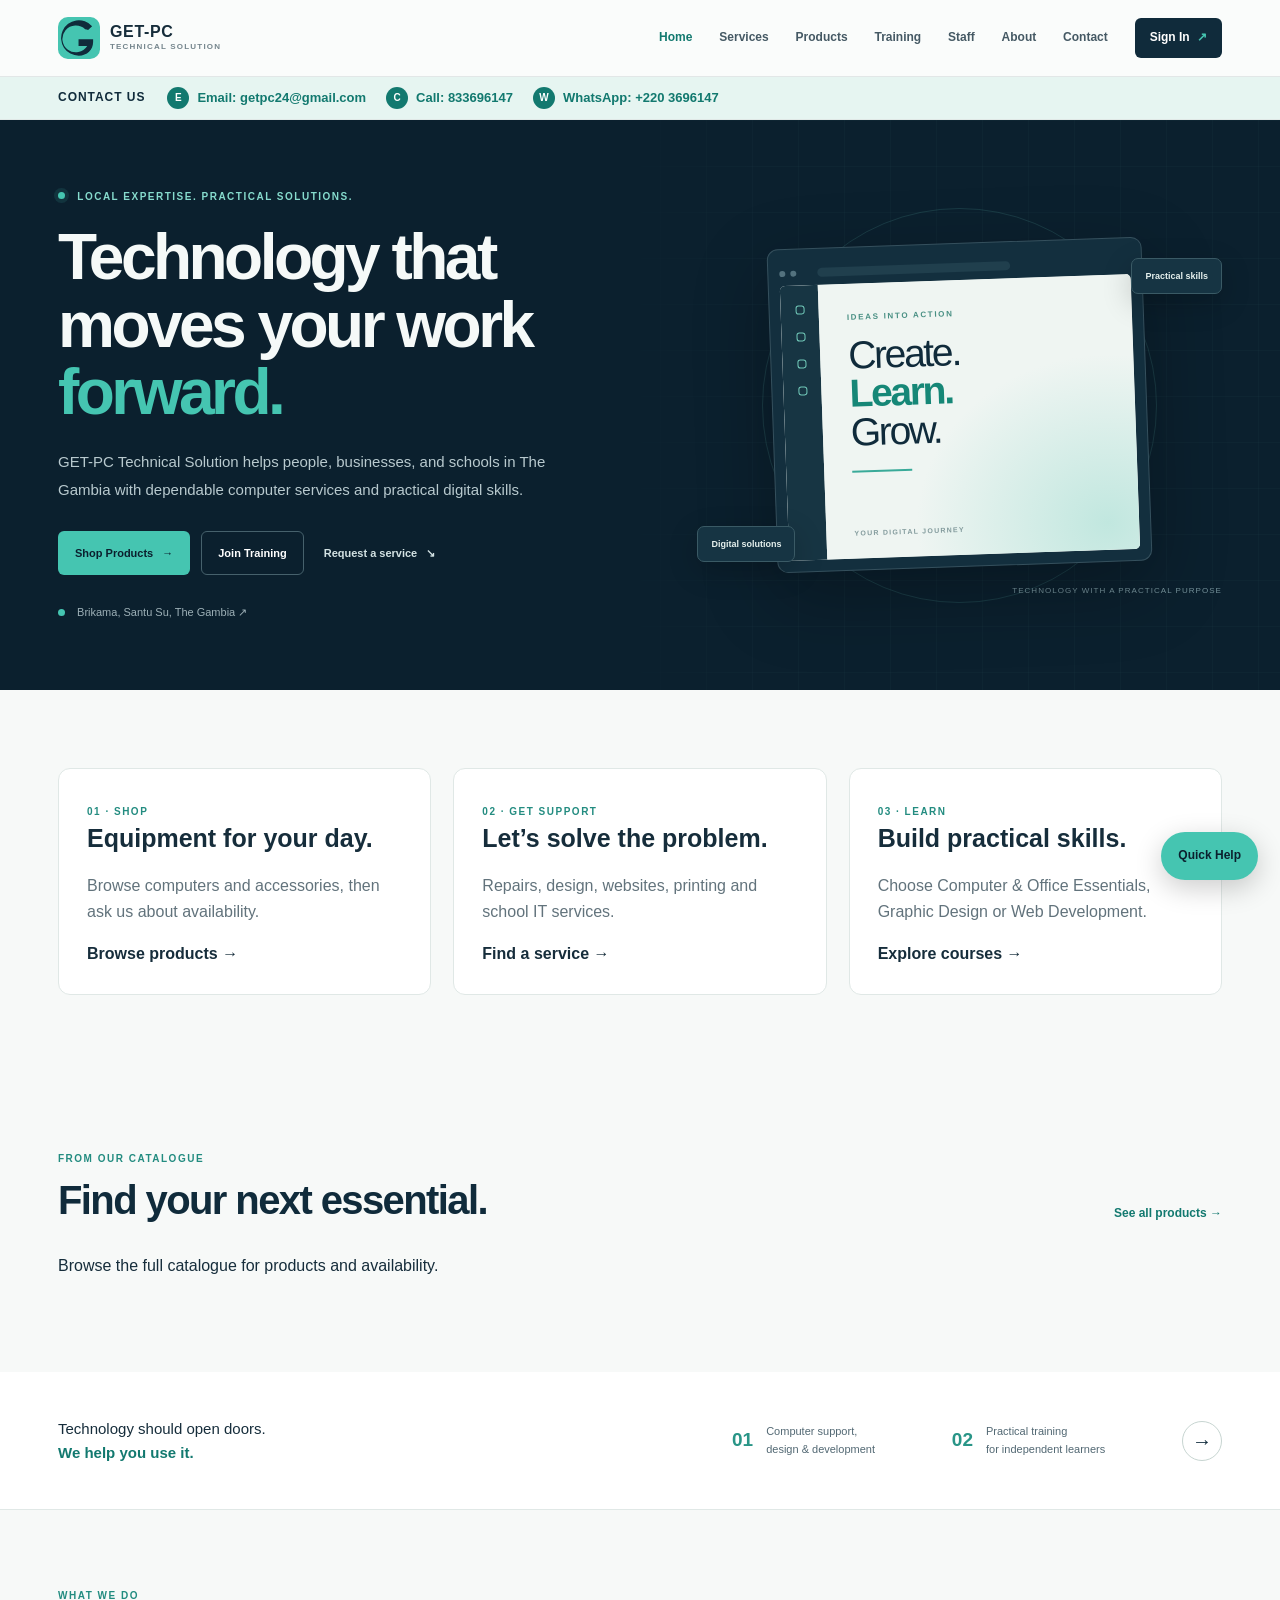
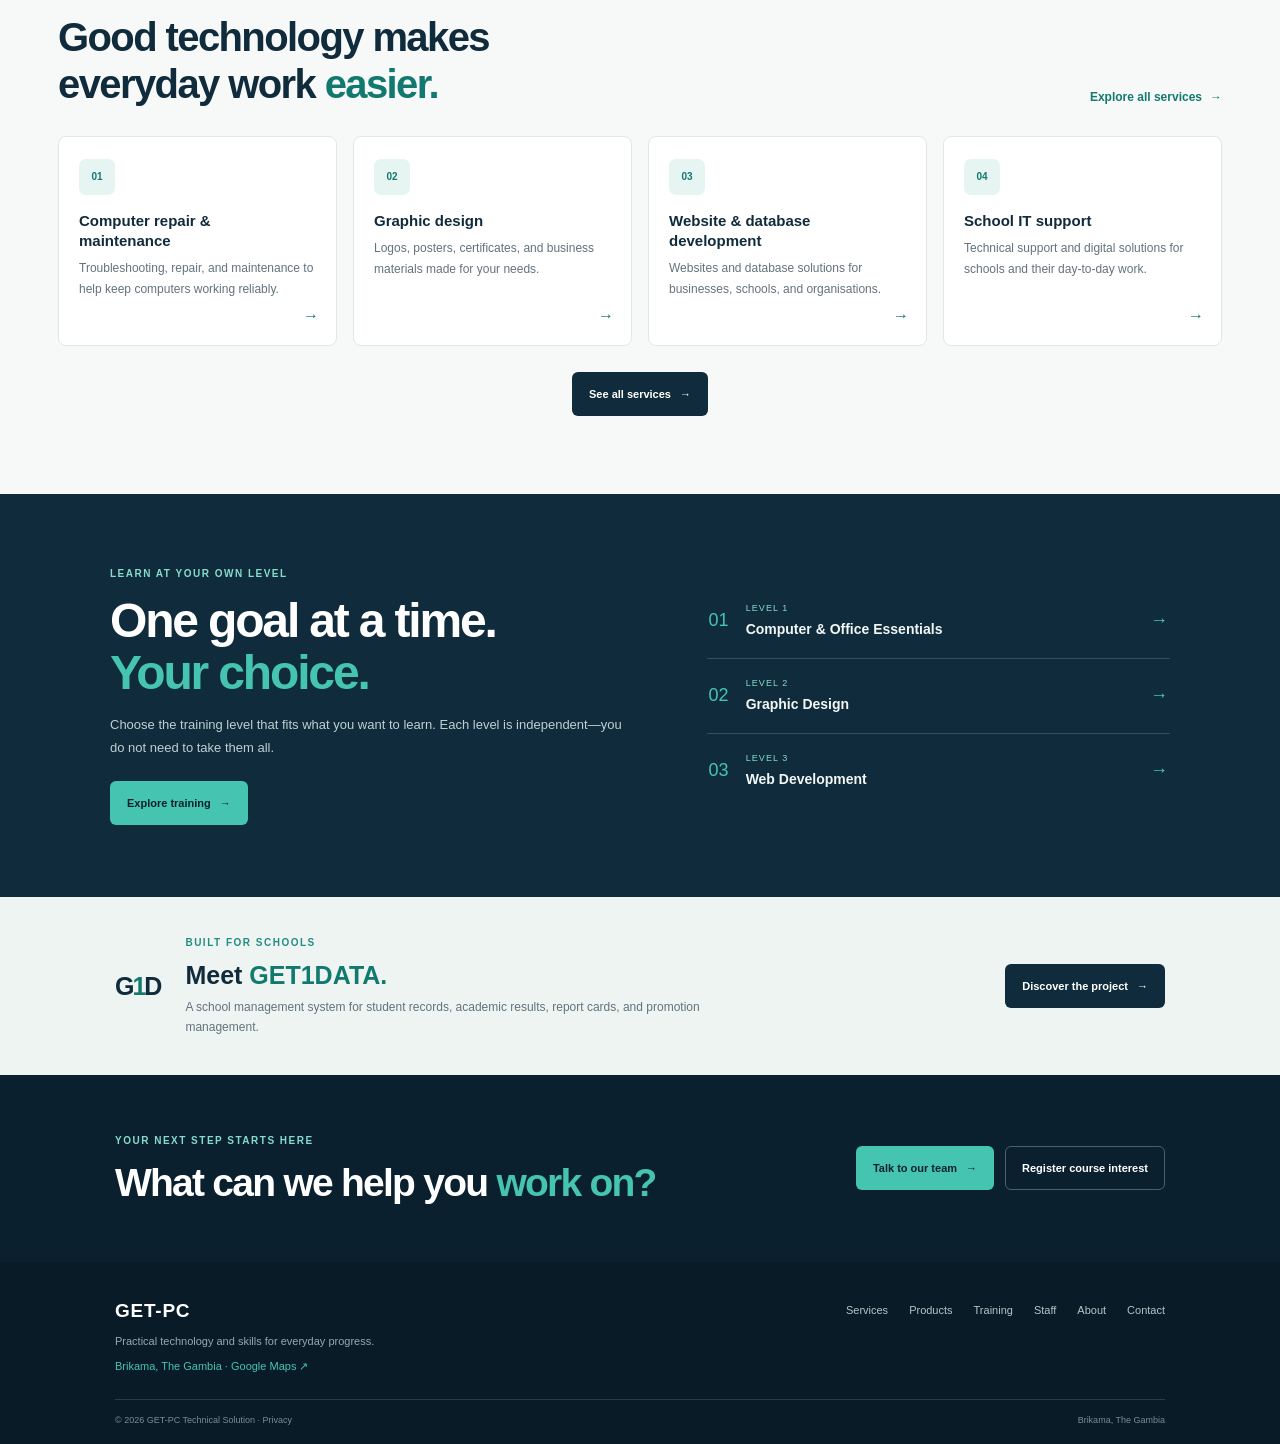
<file: index.html>
<!doctype html>
<html lang="en">

<head>
  <meta charset="utf-8">
  <meta name="viewport" content="width=device-width, initial-scale=1">
  <meta name="description"
    content="GET-PC Technical Solution provides computer services, practical digital skills training, and school IT support in Brikama, The Gambia.">
  <meta name="theme-color" content="#102b3b">
  <title>GET-PC Technical Solution | Brikama, The Gambia</title>
  <link rel="icon" href="assets/images/getpc-mark.svg" type="image/svg+xml">
  <link rel="stylesheet" href="assets/css/styles.css">
  <script src="assets/js/config.js" defer></script>
  <script src="assets/js/main.js" defer></script>
<link rel="canonical" href="https://getpc.gm/">
<meta property="og:title" content="GET-PC Technical Solution | Brikama, The Gambia">
<meta property="og:type" content="website">
<meta property="og:url" content="https://getpc.gm/">
<link rel="stylesheet" href="assets/css/upgrade.css">
<script src="assets/js/site-enhancements.js" defer></script>
<script src="assets/js/products-data.js" defer></script>
<script src="assets/js/home-products.js" defer></script>
</head>

<body>
  <a class="skip-link" href="#main-content">Skip to content</a>
  <header class="site-header">
    <div class="nav-wrap">
      <a class="brand" href="index.html" aria-label="GET-PC home">
        <img src="assets/images/getpc-mark.svg" alt="" width="42" height="42">
        <span><strong>GET-PC</strong><small>TECHNICAL SOLUTION</small></span>
      </a>
      <button class="menu-toggle" type="button" aria-expanded="false" aria-controls="main-navigation"
        aria-label="Open navigation">Menu</button>
      <nav id="main-navigation" class="main-nav" aria-label="Main navigation">
        <a href="index.html" aria-current="page">Home</a>
        <a href="services.html">Services</a><a href="products.html">Products</a>
        <a href="training.html">Training</a>
        <a href="staff.html">Staff</a>
        <a href="about.html">About</a>
        <a href="contact.html">Contact</a>
        <a class="nav-sign-in" data-portal-login href="https://getpcskills.floot.app/login" target="_blank"
          rel="noopener noreferrer">Sign In <span aria-hidden="true">↗</span></a>
      </nav>
    </div>
  </header>
  <main id="main-content">
    <section id="home-contact-bar" class="contact-bar" aria-label="Contact GET-PC" hidden>
      <div class="contact-bar-inner">
        <p class="contact-bar-title">Contact us</p>
        <div class="contact-bar-links"></div>
      </div>
    </section>
    <section class="hero">
      <div class="hero-grid" aria-hidden="true"></div>
      <div class="hero-inner">
        <div class="hero-copy">
          <p class="eyebrow eyebrow-light"><span class="eyebrow-dot"></span> Local expertise. Practical solutions.</p>
          <h1>Technology that moves your work <em>forward.</em></h1>
          <p class="hero-description">GET-PC Technical Solution helps people, businesses, and schools in The Gambia with
            dependable computer services and practical digital skills.</p>
          <div class="button-row">
            <a class="button button-teal" href="products.html">Shop Products <span aria-hidden="true">→</span></a>
            <a class="button button-outline" href="training.html">Join Training</a>
            <a class="button button-plain" href="services.html">Request a service <span aria-hidden="true">↘</span></a>
          </div>
          <p class="hero-location"><span class="location-dot"></span> <a
              href="https://www.google.com/maps/dir/?api=1&amp;destination=13.263893%2C-16.646888" target="_blank"
              rel="noopener noreferrer">Brikama, Santu Su, The Gambia <span aria-hidden="true">↗</span></a></p>
        </div>
        <div class="hero-visual" aria-label="Technology, learning, and digital solutions">
          <div class="orbit orbit-large"></div>
          <div class="orbit orbit-small"></div>
          <div class="screen-card">
            <div class="screen-top"><i></i><i></i><i><b></b></i></div>
            <div class="screen-content">
              <div class="screen-sidebar"><span></span><span></span><span></span><span></span></div>
              <div class="screen-board">
                <p>IDEAS INTO ACTION</p><strong>Create.<br><em>Learn.</em><br>Grow.</strong>
                <span class="board-rule"></span><small>YOUR DIGITAL JOURNEY</small>
              </div>
            </div>
          </div>
          <span class="float-tag tag-skills">Practical skills</span>
          <span class="float-tag tag-solutions">Digital solutions</span>
          <p class="visual-caption">Technology with a practical purpose</p>
        </div>
      </div>
    </section>
    <section class="section start-paths" aria-label="Choose how we can help">
<a href="products.html"><span class="eyebrow">01 · Shop</span><h2>Equipment for your day.</h2><p>Browse computers and accessories, then ask us about availability.</p><strong>Browse products →</strong></a>
<a href="services.html"><span class="eyebrow">02 · Get support</span><h2>Let’s solve the problem.</h2><p>Repairs, design, websites, printing and school IT services.</p><strong>Find a service →</strong></a>
<a href="training.html"><span class="eyebrow">03 · Learn</span><h2>Build practical skills.</h2><p>Choose Computer &amp; Office Essentials, Graphic Design or Web Development.</p><strong>Explore courses →</strong></a>
</section>
<section class="section" id="home-products"><div class="section-heading"><div><p class="eyebrow">From our catalogue</p><h2>Find your next essential.</h2></div><a class="text-link" href="products.html">See all products →</a></div><p id="home-products-status" role="status">Loading products…</p><div class="home-product-grid" id="home-product-grid"></div></section>
<section class="intro-strip">
      <div class="intro-inner">
        <p class="intro-statement">Technology should open doors.<br><strong>We help you use it.</strong></p>
        <div class="intro-detail"><span>01</span>
          <p>Computer support,<br>design &amp; development</p>
        </div>
        <div class="intro-detail"><span>02</span>
          <p>Practical training<br>for independent learners</p>
        </div>
        <a class="round-link" href="about.html" aria-label="Learn about GET-PC">→</a>
      </div>
    </section>
    <section class="section">
      <div class="section-heading">
        <div>
          <p class="eyebrow">What we do</p>
          <h2>Good technology makes everyday work <em>easier.</em></h2>
        </div>
        <a class="text-link" href="services.html">Explore all services <span aria-hidden="true">→</span></a>
      </div>
      <div class="card-grid service-preview-grid">
        <a class="service-card" href="services.html#computer-repair"><span class="card-icon">01</span>
          <h3>Computer repair &amp; maintenance</h3>
          <p>Troubleshooting, repair, and maintenance to help keep computers working reliably.</p><span
            class="card-arrow">→</span>
        </a>
        <a class="service-card" href="services.html#graphic-design"><span class="card-icon">02</span>
          <h3>Graphic design</h3>
          <p>Logos, posters, certificates, and business materials made for your needs.</p><span
            class="card-arrow">→</span>
        </a>
        <a class="service-card" href="services.html#website-database"><span class="card-icon">03</span>
          <h3>Website &amp; database development</h3>
          <p>Websites and database solutions for businesses, schools, and organisations.</p><span
            class="card-arrow">→</span>
        </a>
        <a class="service-card" href="services.html#school-it"><span class="card-icon">04</span>
          <h3>School IT support</h3>
          <p>Technical support and digital solutions for schools and their day-to-day work.</p><span
            class="card-arrow">→</span>
        </a>
      </div>
      <div class="section-end"><a class="button button-dark" href="services.html">See all services <span
            aria-hidden="true">→</span></a></div>
    </section>
    <section class="training-band">
      <div class="training-band-inner">
        <div>
          <p class="eyebrow eyebrow-light">Learn at your own level</p>
          <h2>One goal at a time.<br><em>Your choice.</em></h2>
          <p>Choose the training level that fits what you want to learn. Each level is independent—you do not need to
            take them all.</p>
          <a class="button button-teal" href="training.html">Explore training <span aria-hidden="true">→</span></a>

        </div>
        <ol class="course-stack">
          <li><a href="training.html#level-1"><span>01</span><span><small>LEVEL 1</small><strong>Computer &amp; Office
                  Essentials</strong></span><b aria-hidden="true">→</b></a></li>
          <li><a href="training.html#level-2"><span>02</span><span><small>LEVEL 2</small><strong>Graphic
                  Design</strong></span><b aria-hidden="true">→</b></a></li>
          <li><a href="training.html#level-3"><span>03</span><span><small>LEVEL 3</small><strong>Web
                  Development</strong></span><b aria-hidden="true">→</b></a></li>
        </ol>
      </div>
    </section>
    <section class="project-teaser">
      <div class="project-teaser-inner">
        <div class="get1data-mark">G<span>1</span>D</div>
        <div>
          <p class="eyebrow">Built for schools</p>
          <h2>Meet <em>GET1DATA.</em></h2>
          <p>A school management system for student records, academic results, report cards, and promotion management.
          </p>
        </div>
        <a class="button button-dark" href="about.html#projects">Discover the project <span
            aria-hidden="true">→</span></a>
      </div>
    </section>
    <section class="home-cta">
      <div>
        <p class="eyebrow eyebrow-light">Your next step starts here</p>
        <h2>What can we help you <em>work on?</em></h2>
      </div>
      <div class="button-row"><a class="button button-teal" href="contact.html">Talk to our team <span
            aria-hidden="true">→</span></a><a class="button button-outline" href="register.html">Register course
          interest</a></div>
    </section>
  </main>
  <footer class="site-footer">
    <div class="footer-main">
      <div><a class="footer-brand" href="index.html">GET-PC</a>
        <p>Practical technology and skills for everyday progress.</p>
        <p class="footer-location"><a
            href="https://www.google.com/maps/dir/?api=1&amp;destination=13.263893%2C-16.646888" target="_blank"
            rel="noopener noreferrer">Brikama, The Gambia · Google Maps ↗</a></p>
      </div>
      <nav class="footer-links" aria-label="Footer navigation"><a href="services.html">Services</a><a href="products.html">Products</a><a
          href="training.html">Training</a><a href="staff.html">Staff</a><a href="about.html">About</a><a
          href="contact.html">Contact</a></nav>
    </div>
    <div class="footer-bottom"><span>© 2026 GET-PC Technical Solution · <a href="privacy.html">Privacy</a></span><span>Brikama, The Gambia</span></div>
  </footer>
</body>

</html>
</file>
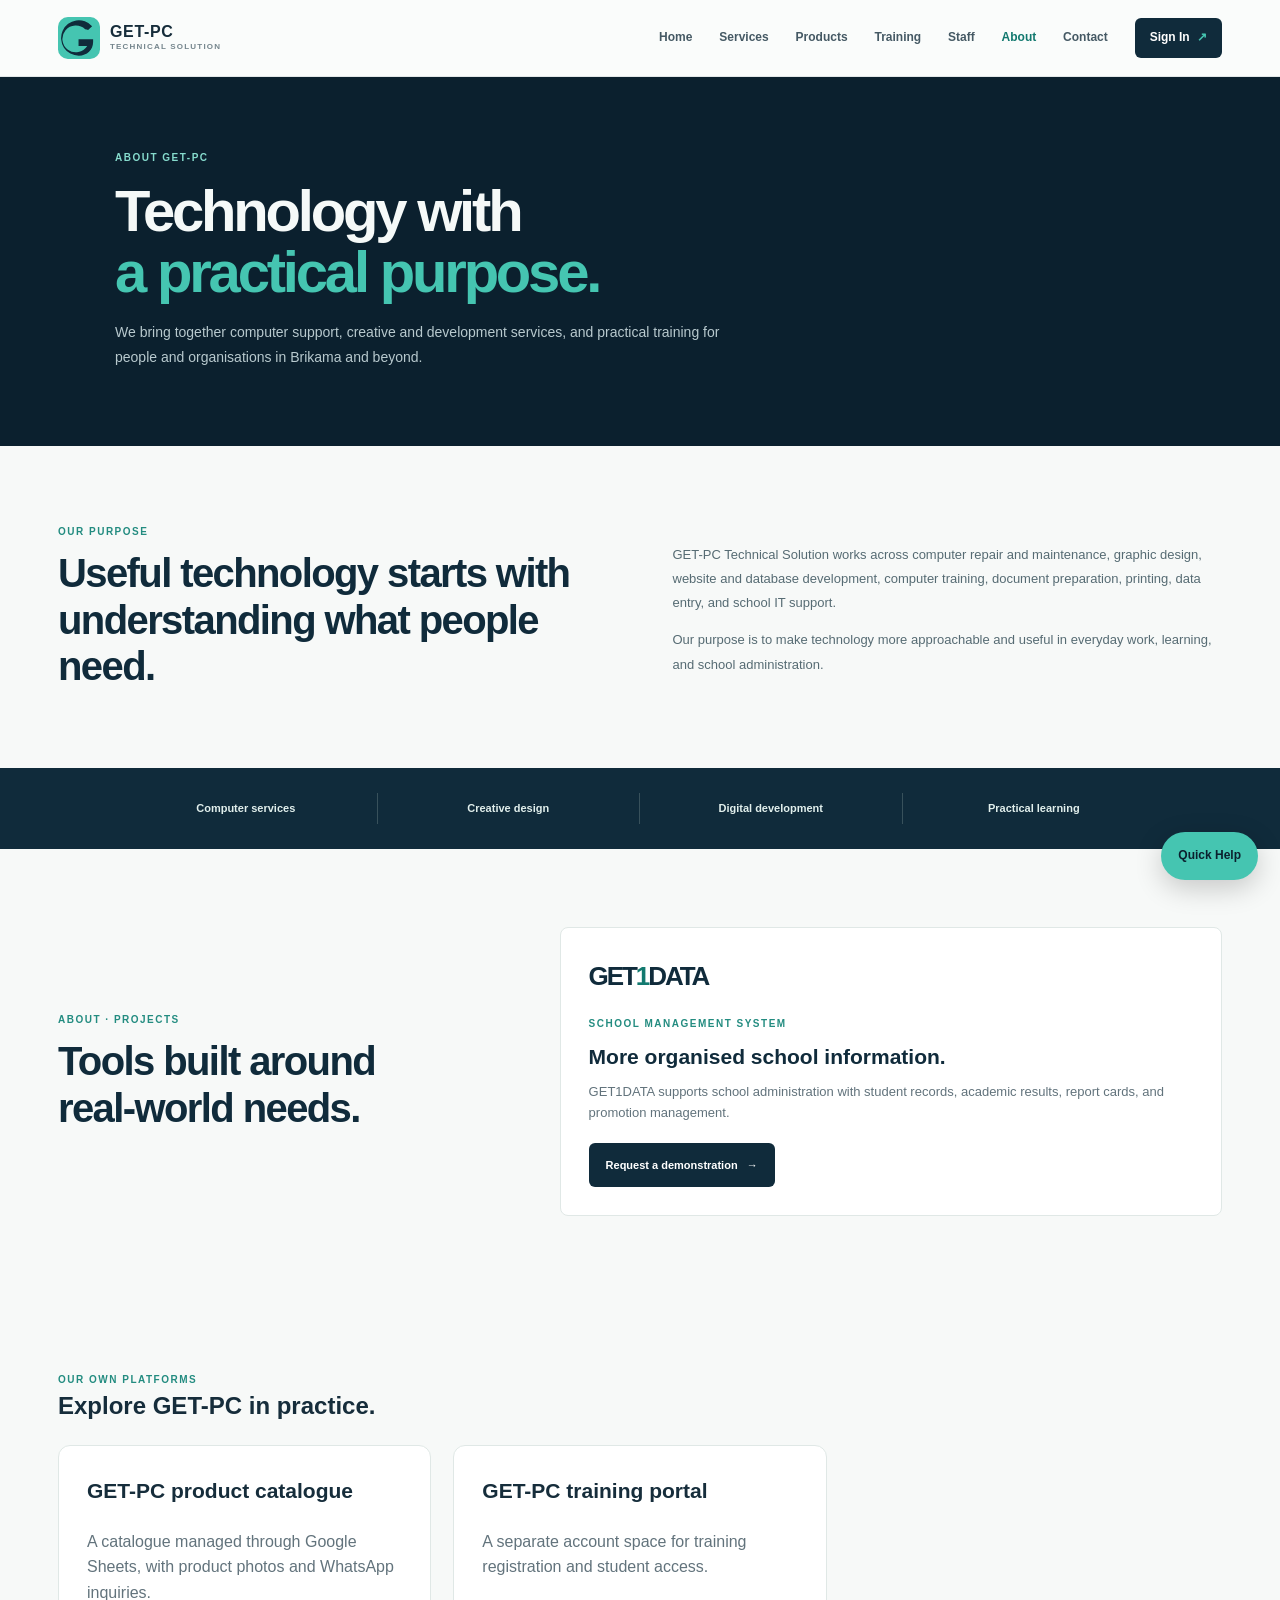
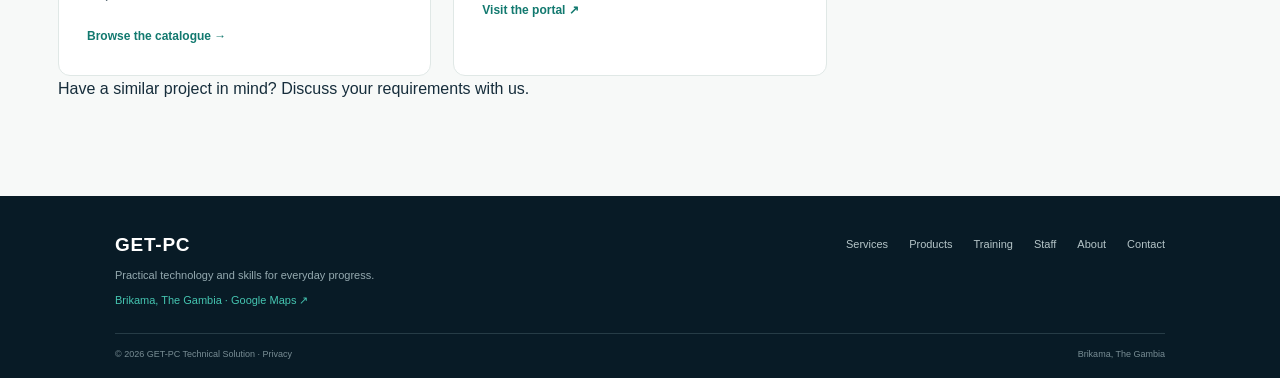
<file: about.html>
<!doctype html>
<html lang="en">

<head>
  <meta charset="utf-8">
  <meta name="viewport" content="width=device-width, initial-scale=1">
  <meta name="description"
    content="Learn about GET-PC Technical Solution and its practical technology services, training, and GET1DATA school-management project.">
  <meta name="theme-color" content="#102b3b">
  <title>About | GET-PC Technical Solution</title>
  <link rel="icon" href="assets/images/getpc-mark.svg" type="image/svg+xml">
  <link rel="stylesheet" href="assets/css/styles.css">
  <script src="assets/js/config.js" defer></script>
  <script src="assets/js/main.js" defer></script>
<link rel="canonical" href="https://getpc.gm/about.html">
<meta property="og:title" content="About | GET-PC Technical Solution">
<meta property="og:type" content="website">
<meta property="og:url" content="https://getpc.gm/about.html">
<link rel="stylesheet" href="assets/css/upgrade.css">
<script src="assets/js/site-enhancements.js" defer></script>
</head>

<body>
  <a class="skip-link" href="#main-content">Skip to content</a>
  <header class="site-header">
    <div class="nav-wrap">
      <a class="brand" href="index.html" aria-label="GET-PC home"><img src="assets/images/getpc-mark.svg" alt=""
          width="42" height="42"><span><strong>GET-PC</strong><small>TECHNICAL SOLUTION</small></span></a>
      <button class="menu-toggle" type="button" aria-expanded="false" aria-controls="main-navigation"
        aria-label="Open navigation">Menu</button>
      <nav id="main-navigation" class="main-nav" aria-label="Main navigation"><a href="index.html">Home</a><a
          href="services.html">Services</a><a href="products.html">Products</a><a href="training.html">Training</a><a href="staff.html">Staff</a><a
          href="about.html" aria-current="page">About</a><a href="contact.html">Contact</a><a class="nav-sign-in"
          data-portal-login href="https://getpcskills.floot.app/login" target="_blank" rel="noopener noreferrer">Sign In
          <span aria-hidden="true">↗</span></a></nav>
    </div>
  </header>
  <main id="main-content">
    <section class="page-hero">
      <p class="eyebrow eyebrow-light">About GET-PC</p>
      <h1>Technology with<br><em>a practical purpose.</em></h1>
      <p>We bring together computer support, creative and development services, and practical training for people and
        organisations in Brikama and beyond.</p>
    </section>
    <section class="section about-intro">
      <div>
        <p class="eyebrow">Our purpose</p>
        <h2>Useful technology starts with understanding what people need.</h2>
      </div>
      <div class="about-copy">
        <p>GET-PC Technical Solution works across computer repair and maintenance, graphic design, website and database
          development, computer training, document preparation, printing, data entry, and school IT support.</p>
        <p>Our purpose is to make technology more approachable and useful in everyday work, learning, and school
          administration.</p>
      </div>
    </section>
    <section class="about-services-band"><span>Computer services</span><span>Creative design</span><span>Digital
        development</span><span>Practical learning</span></section>
    <section id="projects" class="section project-section">
      <div>
        <p class="eyebrow">About · Projects</p>
        <h2>Tools built around<br>real-world needs.</h2>
      </div>
      <article class="project-card">
        <div class="project-symbol">GET<span>1</span>DATA</div>
        <p class="eyebrow">School management system</p>
        <h3>More organised school information.</h3>
        <p>GET1DATA supports school administration with student records, academic results, report cards, and promotion
          management.</p><a class="button button-dark"
          href="contact.html?service=GET1DATA%20demonstration#inquiry">Request a demonstration <span
            aria-hidden="true">→</span></a>
      </article>
    </section><section class="section"><p class="eyebrow">Our own platforms</p><h2>Explore GET-PC in practice.</h2><div class="start-paths"><article><h3>GET-PC product catalogue</h3><p>A catalogue managed through Google Sheets, with product photos and WhatsApp inquiries.</p><a class="text-link" href="products.html">Browse the catalogue →</a></article><article><h3>GET-PC training portal</h3><p>A separate account space for training registration and student access.</p><a class="text-link" data-portal-register href="https://getpcskills.floot.app/register" target="_blank" rel="noopener noreferrer">Visit the portal ↗</a></article></div><p>Have a similar project in mind? <a href="contact.html?service=Website%20and%20database%20development#request-form">Discuss your requirements with us.</a></p></section></main>
  <footer class="site-footer">
    <div class="footer-main">
      <div><a class="footer-brand" href="index.html">GET-PC</a>
        <p>Practical technology and skills for everyday progress.</p>
        <p class="footer-location"><a href="https://www.google.com/maps/dir/?api=1&amp;destination=13.263893%2C-16.646888" target="_blank" rel="noopener noreferrer">Brikama, The Gambia · Google Maps ↗</a></p>
      </div>
      <nav class="footer-links" aria-label="Footer navigation"><a href="services.html">Services</a><a href="products.html">Products</a><a
          href="training.html">Training</a><a href="staff.html">Staff</a><a href="about.html">About</a><a
          href="contact.html">Contact</a></nav>
    </div>
    <div class="footer-bottom"><span>© 2026 GET-PC Technical Solution · <a href="privacy.html">Privacy</a></span><span>Brikama, The Gambia</span></div>
  </footer>
</body>

</html>
</file>
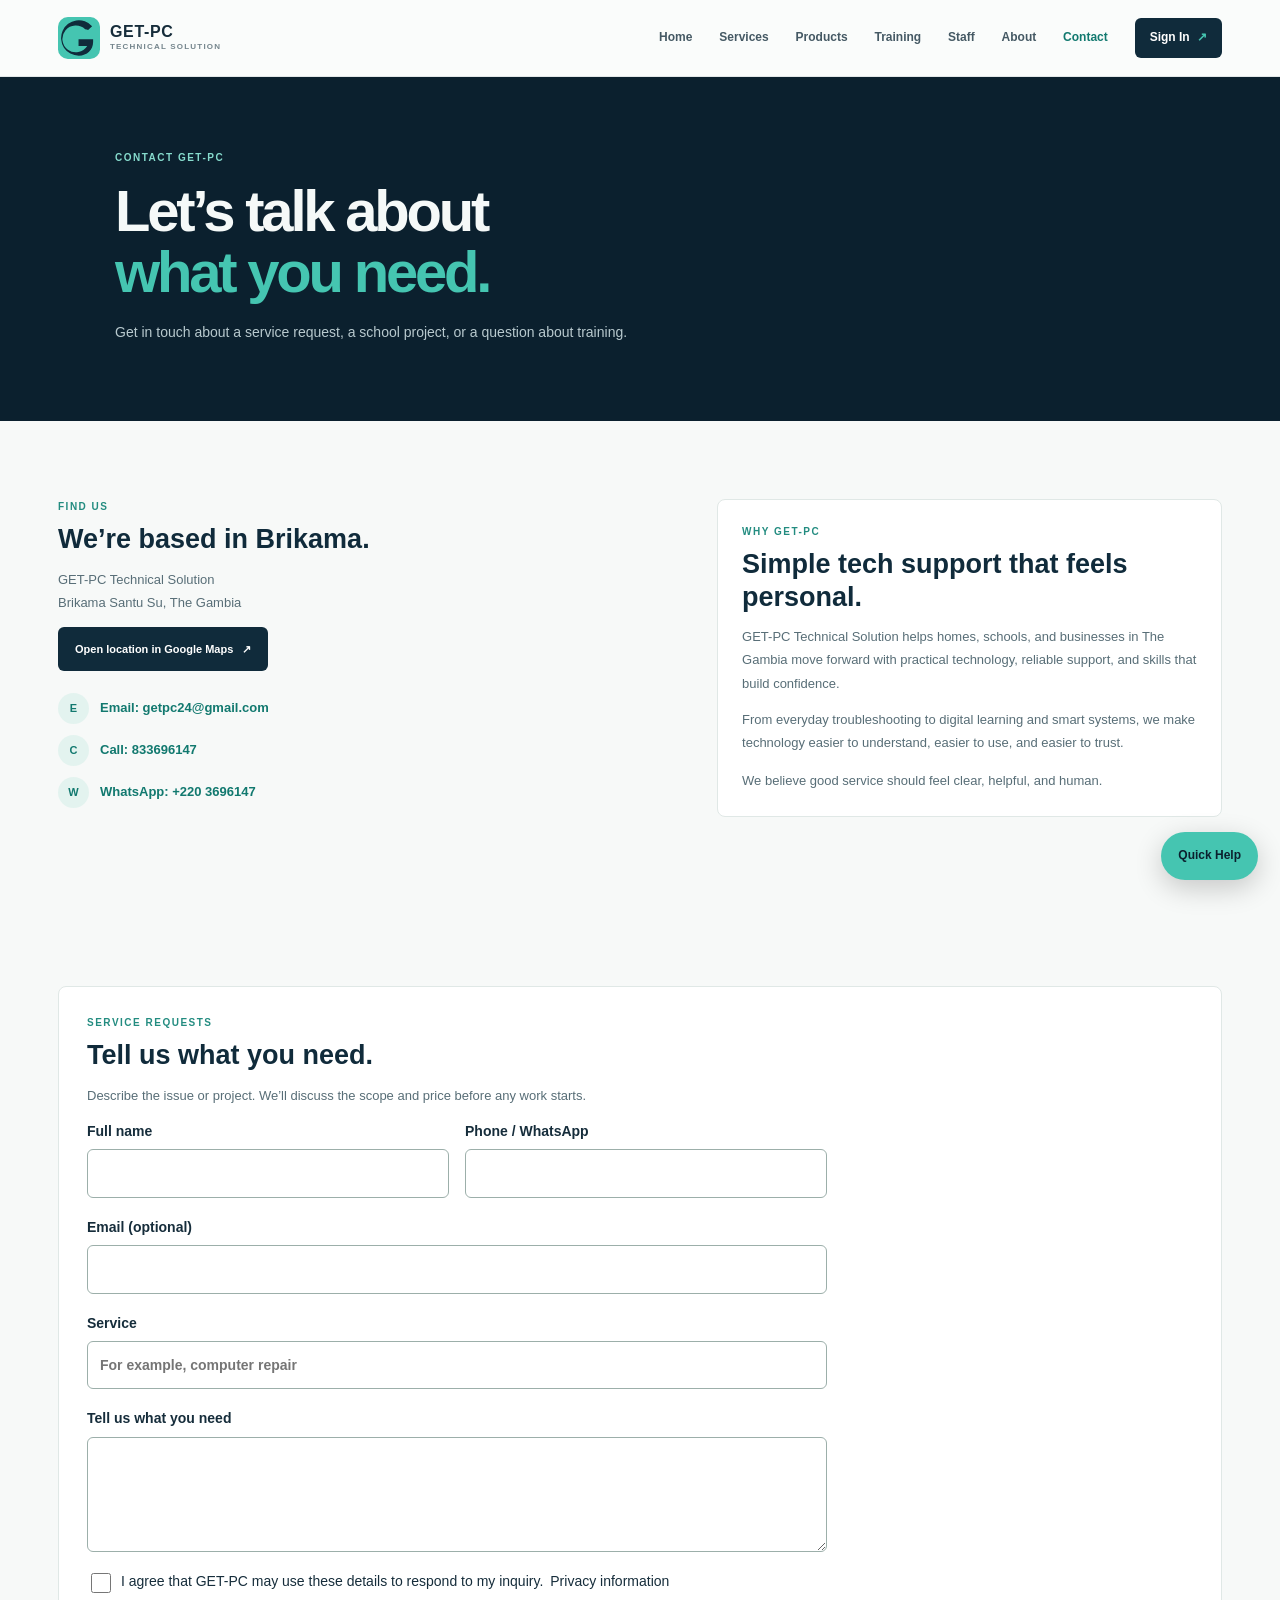
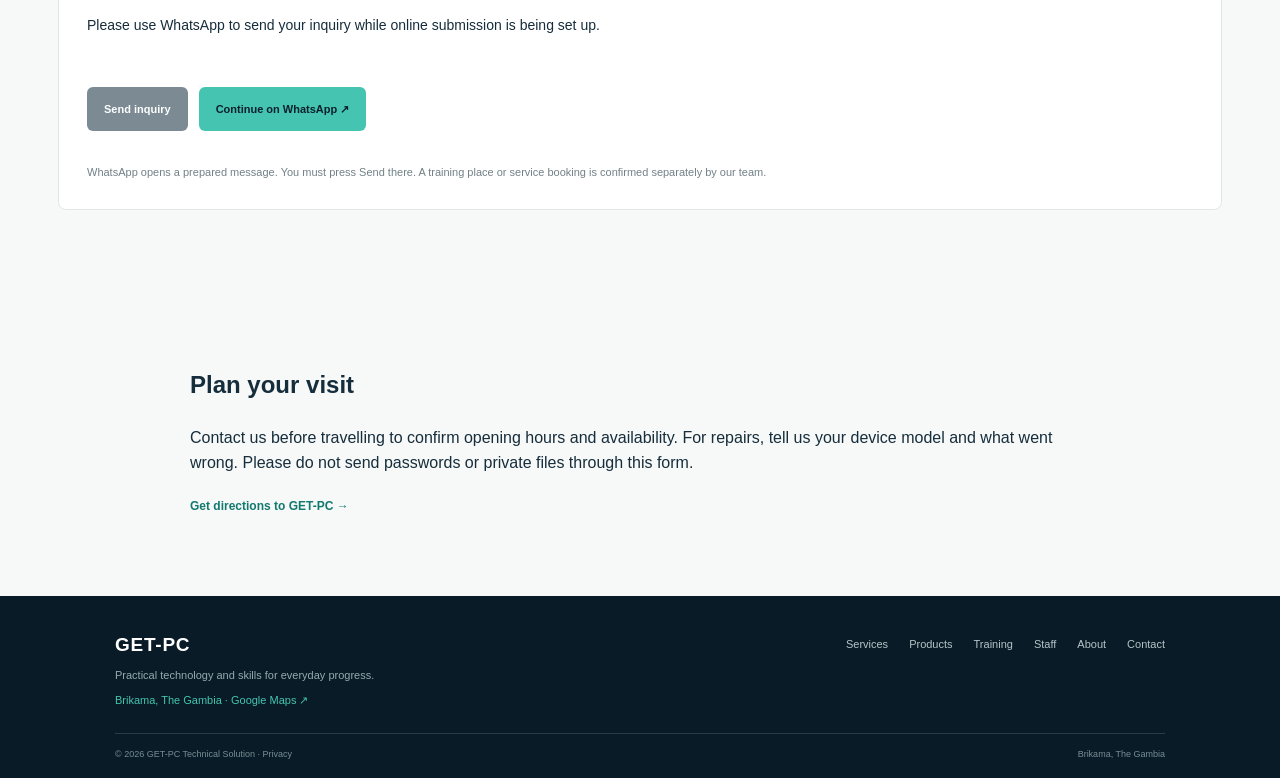
<file: contact.html>
<!doctype html>
<html lang="en">

<head>
  <meta charset="utf-8">
  <meta name="viewport" content="width=device-width, initial-scale=1">
  <meta name="description"
    content="Contact GET-PC Technical Solution in Brikama, The Gambia about services, school IT support, or training.">
  <meta name="theme-color" content="#102b3b">
  <title>Contact | GET-PC Technical Solution</title>
  <link rel="icon" href="assets/images/getpc-mark.svg" type="image/svg+xml">
  <link rel="stylesheet" href="assets/css/styles.css">
  <script src="assets/js/config.js" defer></script>
  <script src="assets/js/main.js" defer></script>
<link rel="canonical" href="https://getpc.gm/contact.html">
<meta property="og:title" content="Contact | GET-PC Technical Solution">
<meta property="og:type" content="website">
<meta property="og:url" content="https://getpc.gm/contact.html">
<link rel="stylesheet" href="assets/css/upgrade.css">
<script src="assets/js/site-enhancements.js" defer></script>
<script src="assets/js/leads.js" defer></script></head>

<body>
  <a class="skip-link" href="#main-content">Skip to content</a>
  <header class="site-header">
    <div class="nav-wrap">
      <a class="brand" href="index.html" aria-label="GET-PC home"><img src="assets/images/getpc-mark.svg" alt=""
          width="42" height="42"><span><strong>GET-PC</strong><small>TECHNICAL SOLUTION</small></span></a>
      <button class="menu-toggle" type="button" aria-expanded="false" aria-controls="main-navigation"
        aria-label="Open navigation">Menu</button>
      <nav id="main-navigation" class="main-nav" aria-label="Main navigation"><a href="index.html">Home</a><a
          href="services.html">Services</a><a href="products.html">Products</a><a href="training.html">Training</a><a href="staff.html">Staff</a><a
          href="about.html">About</a><a href="contact.html" aria-current="page">Contact</a><a class="nav-sign-in"
          data-portal-login href="https://getpcskills.floot.app/login" target="_blank" rel="noopener noreferrer">Sign In
          <span aria-hidden="true">↗</span></a></nav>
    </div>
  </header>
  <main id="main-content">
    <section class="page-hero">
      <p class="eyebrow eyebrow-light">Contact GET-PC</p>
      <h1>Let’s talk about<br><em>what you need.</em></h1>
      <p>Get in touch about a service request, a school project, or a question about training.</p>
    </section>
    <section class="section contact-grid" id="inquiry">
      <div class="contact-copy">
        <p class="eyebrow">Find us</p>
        <h2>We’re based in Brikama.</h2>
        <p>GET-PC Technical Solution<br>Brikama Santu Su, The Gambia</p><a class="button button-dark"
          href="https://www.google.com/maps/dir/?api=1&amp;destination=13.263893%2C-16.646888" target="_blank"
          rel="noopener noreferrer">Open location in Google Maps <span aria-hidden="true">↗</span></a>
        <p id="contact-address" hidden></p>
        <p id="selected-service" class="selected-service" hidden></p>
        <div id="contact-links" class="contact-links" aria-live="polite"></div>
        
      </div>
      <aside class="contact-guidance">
        <p class="eyebrow">Why GET-PC</p>
        <h2>Simple tech support that feels personal.</h2>
        <p>GET-PC Technical Solution helps homes, schools, and businesses in The Gambia move forward with practical
          technology, reliable support, and skills that build confidence.</p>
        <p>From everyday troubleshooting to digital learning and smart systems, we make technology easier to understand,
          easier to use, and easier to trust.</p>
        <p class="small-note">We believe good service should feel clear, helpful, and human.</p>
      </aside>
    </section><section class="section" id="request-form"><div class="register-panel"><p class="eyebrow">Service requests</p><h2>Tell us what you need.</h2><p>Describe the issue or project. We’ll discuss the scope and price before any work starts.</p><form class="lead-form" data-kind="service">
<div class="form-row"><label>Full name<input name="name" autocomplete="name" required maxlength="100"></label><label>Phone / WhatsApp<input name="phone" type="tel" autocomplete="tel" required maxlength="30"></label></div>
<label>Email (optional)<input name="email" type="email" autocomplete="email" maxlength="150"></label><label>Service<input name="topic" required maxlength="160" placeholder="For example, computer repair"></label>
<label>Tell us what you need<textarea name="message" rows="4" maxlength="2000" required></textarea></label>
<div class="form-trap" aria-hidden="true"><label>Leave this empty<input name="website" tabindex="-1" autocomplete="off"></label></div>
<label class="consent"><input name="consent" type="checkbox" value="yes" required> I agree that GET-PC may use these details to respond to my inquiry. <a href="privacy.html">Privacy information</a></label>
<p class="form-availability" role="status"></p><div class="button-row"><button type="submit" class="button button-dark" data-send>Send inquiry</button><button type="button" class="button button-teal" data-whatsapp>Continue on WhatsApp ↗</button></div><p class="form-result" role="status" aria-live="polite"></p>
<p class="small-note">WhatsApp opens a prepared message. You must press Send there. A training place or service booking is confirmed separately by our team.</p><noscript>Please enable JavaScript or use the contact links to send your inquiry.</noscript></form></div></section>
<section class="section visit-info"><h2>Plan your visit</h2><p>Contact us before travelling to confirm opening hours and availability. For repairs, tell us your device model and what went wrong. Please do not send passwords or private files through this form.</p><a class="text-link" href="https://www.google.com/maps/dir/?api=1&amp;destination=13.263893%2C-16.646888" target="_blank" rel="noopener noreferrer">Get directions to GET-PC →</a></section></main>
  <footer class="site-footer">
    <div class="footer-main">
      <div><a class="footer-brand" href="index.html">GET-PC</a>
        <p>Practical technology and skills for everyday progress.</p>
        <p class="footer-location"><a
            href="https://www.google.com/maps/dir/?api=1&amp;destination=13.263893%2C-16.646888" target="_blank"
            rel="noopener noreferrer">Brikama, The Gambia · Google Maps ↗</a></p>
      </div>
      <nav class="footer-links" aria-label="Footer navigation"><a href="services.html">Services</a><a href="products.html">Products</a><a
          href="training.html">Training</a><a href="staff.html">Staff</a><a href="about.html">About</a><a
          href="contact.html">Contact</a></nav>
    </div>
    <div class="footer-bottom"><span>© 2026 GET-PC Technical Solution · <a href="privacy.html">Privacy</a></span><span>Brikama, The Gambia</span></div>
  </footer>
</body>

</html>
</file>
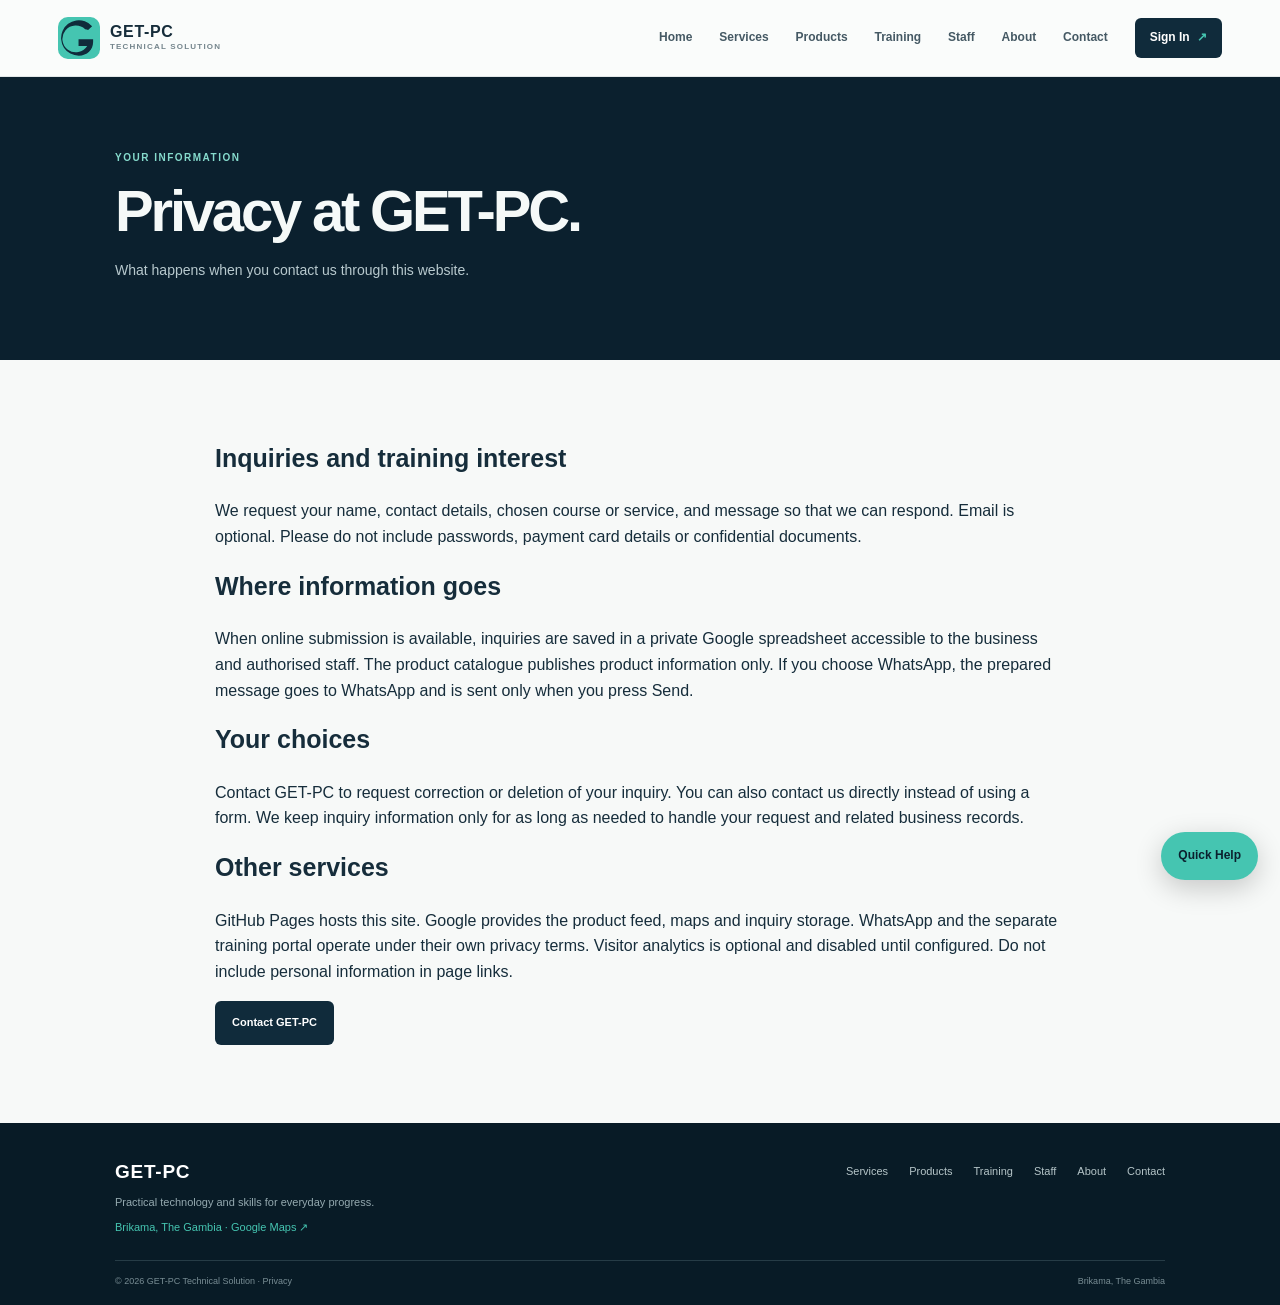
<file: privacy.html>
<!doctype html>
<html lang="en">

<head>
  <meta charset="utf-8">
  <meta name="viewport" content="width=device-width, initial-scale=1">
  <meta name="description"
    content="How GET-PC handles website inquiries, contact details and optional analytics.">
  <meta name="theme-color" content="#102b3b">
  <title>Privacy | GET-PC Technical Solution</title>
  <link rel="icon" href="assets/images/getpc-mark.svg" type="image/svg+xml">
  <link rel="stylesheet" href="assets/css/styles.css">
  <script src="assets/js/config.js" defer></script>
  <script src="assets/js/main.js" defer></script>
<link rel="canonical" href="https://getpc.gm/privacy.html">
<meta property="og:title" content="Privacy | GET-PC Technical Solution">
<meta property="og:type" content="website">
<meta property="og:url" content="https://getpc.gm/privacy.html">
<link rel="stylesheet" href="assets/css/upgrade.css">
<script src="assets/js/site-enhancements.js" defer></script>
<script src="assets/js/leads.js" defer></script></head>

<body>
  <a class="skip-link" href="#main-content">Skip to content</a>
  <header class="site-header">
    <div class="nav-wrap">
      <a class="brand" href="index.html" aria-label="GET-PC home"><img src="assets/images/getpc-mark.svg" alt=""
          width="42" height="42"><span><strong>GET-PC</strong><small>TECHNICAL SOLUTION</small></span></a>
      <button class="menu-toggle" type="button" aria-expanded="false" aria-controls="main-navigation"
        aria-label="Open navigation">Menu</button>
      <nav id="main-navigation" class="main-nav" aria-label="Main navigation"><a href="index.html">Home</a><a
          href="services.html">Services</a><a href="products.html">Products</a><a href="training.html">Training</a><a href="staff.html">Staff</a><a
          href="about.html">About</a><a href="contact.html">Contact</a><a class="nav-sign-in"
          data-portal-login href="https://getpcskills.floot.app/login" target="_blank" rel="noopener noreferrer">Sign In
          <span aria-hidden="true">↗</span></a></nav>
    </div>
  </header>
  <main id="main-content"><section class="page-hero"><p class="eyebrow eyebrow-light">Your information</p><h1>Privacy at GET-PC.</h1><p>What happens when you contact us through this website.</p></section><section class="section privacy-copy"><h2>Inquiries and training interest</h2><p>We request your name, contact details, chosen course or service, and message so that we can respond. Email is optional. Please do not include passwords, payment card details or confidential documents.</p><h2>Where information goes</h2><p>When online submission is available, inquiries are saved in a private Google spreadsheet accessible to the business and authorised staff. The product catalogue publishes product information only. If you choose WhatsApp, the prepared message goes to WhatsApp and is sent only when you press Send.</p><h2>Your choices</h2><p>Contact GET-PC to request correction or deletion of your inquiry. You can also contact us directly instead of using a form. We keep inquiry information only for as long as needed to handle your request and related business records.</p><h2>Other services</h2><p>GitHub Pages hosts this site. Google provides the product feed, maps and inquiry storage. WhatsApp and the separate training portal operate under their own privacy terms. Visitor analytics is optional and disabled until configured. Do not include personal information in page links.</p><a class="button button-dark" href="contact.html">Contact GET-PC</a></section></main>
  <footer class="site-footer">
    <div class="footer-main">
      <div><a class="footer-brand" href="index.html">GET-PC</a>
        <p>Practical technology and skills for everyday progress.</p>
        <p class="footer-location"><a
            href="https://www.google.com/maps/dir/?api=1&amp;destination=13.263893%2C-16.646888" target="_blank"
            rel="noopener noreferrer">Brikama, The Gambia · Google Maps ↗</a></p>
      </div>
      <nav class="footer-links" aria-label="Footer navigation"><a href="services.html">Services</a><a href="products.html">Products</a><a
          href="training.html">Training</a><a href="staff.html">Staff</a><a href="about.html">About</a><a
          href="contact.html">Contact</a></nav>
    </div>
    <div class="footer-bottom"><span>© 2026 GET-PC Technical Solution · <a href="privacy.html">Privacy</a></span><span>Brikama, The Gambia</span></div>
  </footer>
</body>

</html>
</file>
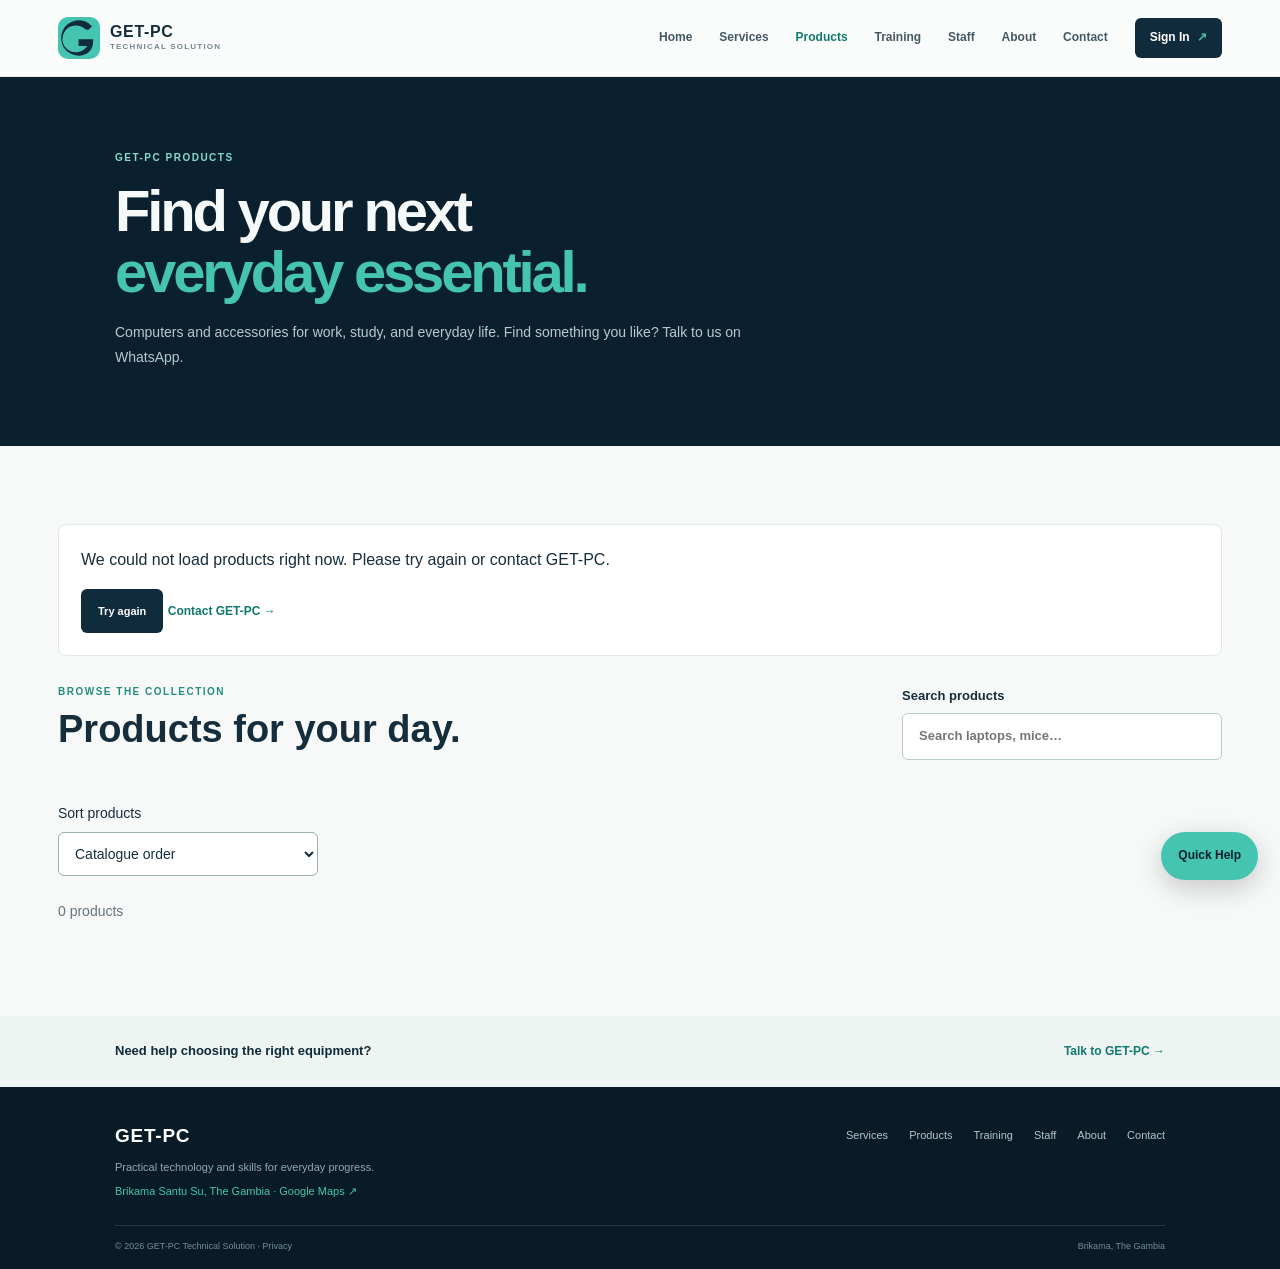
<file: products.html>
<!doctype html>
<html lang="en">

<head>
  <meta charset="utf-8">
  <meta name="viewport" content="width=device-width, initial-scale=1">
  <meta name="description"
    content="Browse computers and accessories from GET-PC. Contact us on WhatsApp to ask about a product.">
  <meta name="theme-color" content="#102b3b">
  <title>Products | GET-PC Technical Solution</title>
  <link rel="icon" href="assets/images/getpc-mark.svg" type="image/svg+xml">
  <link rel="stylesheet" href="assets/css/styles.css">
  <script src="assets/js/config.js" defer></script>
  <script src="assets/js/main.js" defer></script>
  <link rel="stylesheet" href="assets/css/products.css">
  <script src="assets/js/products-data.js" defer></script>
  <script src="assets/js/products.js" defer></script>
<link rel="canonical" href="https://getpc.gm/products.html">
<meta property="og:title" content="Products | GET-PC Technical Solution">
<meta property="og:type" content="website">
<meta property="og:url" content="https://getpc.gm/products.html">
<link rel="stylesheet" href="assets/css/upgrade.css">
<script src="assets/js/site-enhancements.js" defer></script>
</head>

<body>
  <a class="skip-link" href="#main-content">Skip to content</a>
  <header class="site-header">
    <div class="nav-wrap">
      <a class="brand" href="index.html" aria-label="GET-PC home"><img src="assets/images/getpc-mark.svg" alt=""
          width="42" height="42"><span><strong>GET-PC</strong><small>TECHNICAL SOLUTION</small></span></a>
      <button class="menu-toggle" type="button" aria-expanded="false" aria-controls="main-navigation"
        aria-label="Open navigation">Menu</button>
      <nav id="main-navigation" class="main-nav" aria-label="Main navigation"><a href="index.html">Home</a><a
          href="services.html">Services</a><a href="products.html" aria-current="page">Products</a><a
          href="training.html">Training</a><a href="staff.html">Staff</a><a href="about.html">About</a><a
          href="contact.html">Contact</a><a class="nav-sign-in" data-portal-login
          href="https://getpcskills.floot.app/login" target="_blank" rel="noopener noreferrer">Sign In <span
            aria-hidden="true">↗</span></a></nav>
    </div>
  </header>
  <main id="main-content">
    <section class="page-hero">
      <p class="eyebrow eyebrow-light">GET-PC Products</p>
      <h1>Find your next<br><em>everyday essential.</em></h1>
      <p>Computers and accessories for work, study, and everyday life. Find something you like? Talk to us on WhatsApp.
      </p>
    </section>
    <section class="section catalogue" aria-label="Product catalogue">
      <div id="catalogue-state" class="catalogue-state" role="status"><p id="catalogue-state-message">Loading products…</p><button id="retry-products" type="button" class="button button-dark" hidden>Try again</button> <a href="contact.html" class="text-link">Contact GET-PC →</a></div>
      <div class="catalogue-toolbar">
        <div>
          <p class="eyebrow">Browse the collection</p>
          <h2>Products for your day.</h2>
        </div><label class="product-search">Search products<input id="product-search" type="search"
            placeholder="Search laptops, mice…" maxlength="100"></label>
      </div>
      <div id="category-filters" class="category-filters" role="group" aria-label="Filter products by category"></div>
      <label class="catalogue-sort">Sort products<select id="product-sort" class="sort-products"><option value="default">Catalogue order</option><option value="price-low">Price: low to high</option><option value="price-high">Price: high to low</option><option value="name">Name: A–Z</option></select></label>
      <p id="product-count" role="status" aria-live="polite"></p>
      <div id="product-grid" class="product-grid"></div>
      <div id="product-empty" class="product-empty" hidden>
        <h3>No products found</h3>
        <p>Try another search or category.</p><button id="clear-filters" class="button button-dark" type="button">Clear
          filters</button>
      </div>
      <noscript>
        <p>Please enable JavaScript to browse the catalogue, or <a href="contact.html">contact GET-PC</a> for product
          inquiries.</p>
      </noscript>
    </section>
    <section class="slim-cta">
      <p>Need help choosing the right equipment?</p><a class="text-link" href="contact.html">Talk to GET-PC →</a>
    </section>
    <dialog id="product-dialog" aria-labelledby="product-dialog-title"><button class="dialog-close" type="button"
        aria-label="Close product details">×</button>
      <div id="product-dialog-content"></div>
    </dialog>
  </main>
  <footer class="site-footer">
    <div class="footer-main">
      <div><a class="footer-brand" href="index.html">GET-PC</a>
        <p>Practical technology and skills for everyday progress.</p>
        <p class="footer-location"><a
            href="https://www.google.com/maps/dir/?api=1&amp;destination=13.263893%2C-16.646888" target="_blank"
            rel="noopener noreferrer">Brikama Santu Su, The Gambia · Google Maps ↗</a></p>
      </div>
      <nav class="footer-links" aria-label="Footer navigation"><a href="services.html">Services</a><a
          href="products.html">Products</a><a href="training.html">Training</a><a href="staff.html">Staff</a><a
          href="about.html">About</a><a href="contact.html">Contact</a></nav>
    </div>
    <div class="footer-bottom"><span>© 2026 GET-PC Technical Solution · <a href="privacy.html">Privacy</a></span><span>Brikama, The Gambia</span></div>
  </footer>
</body>

</html>
</file>
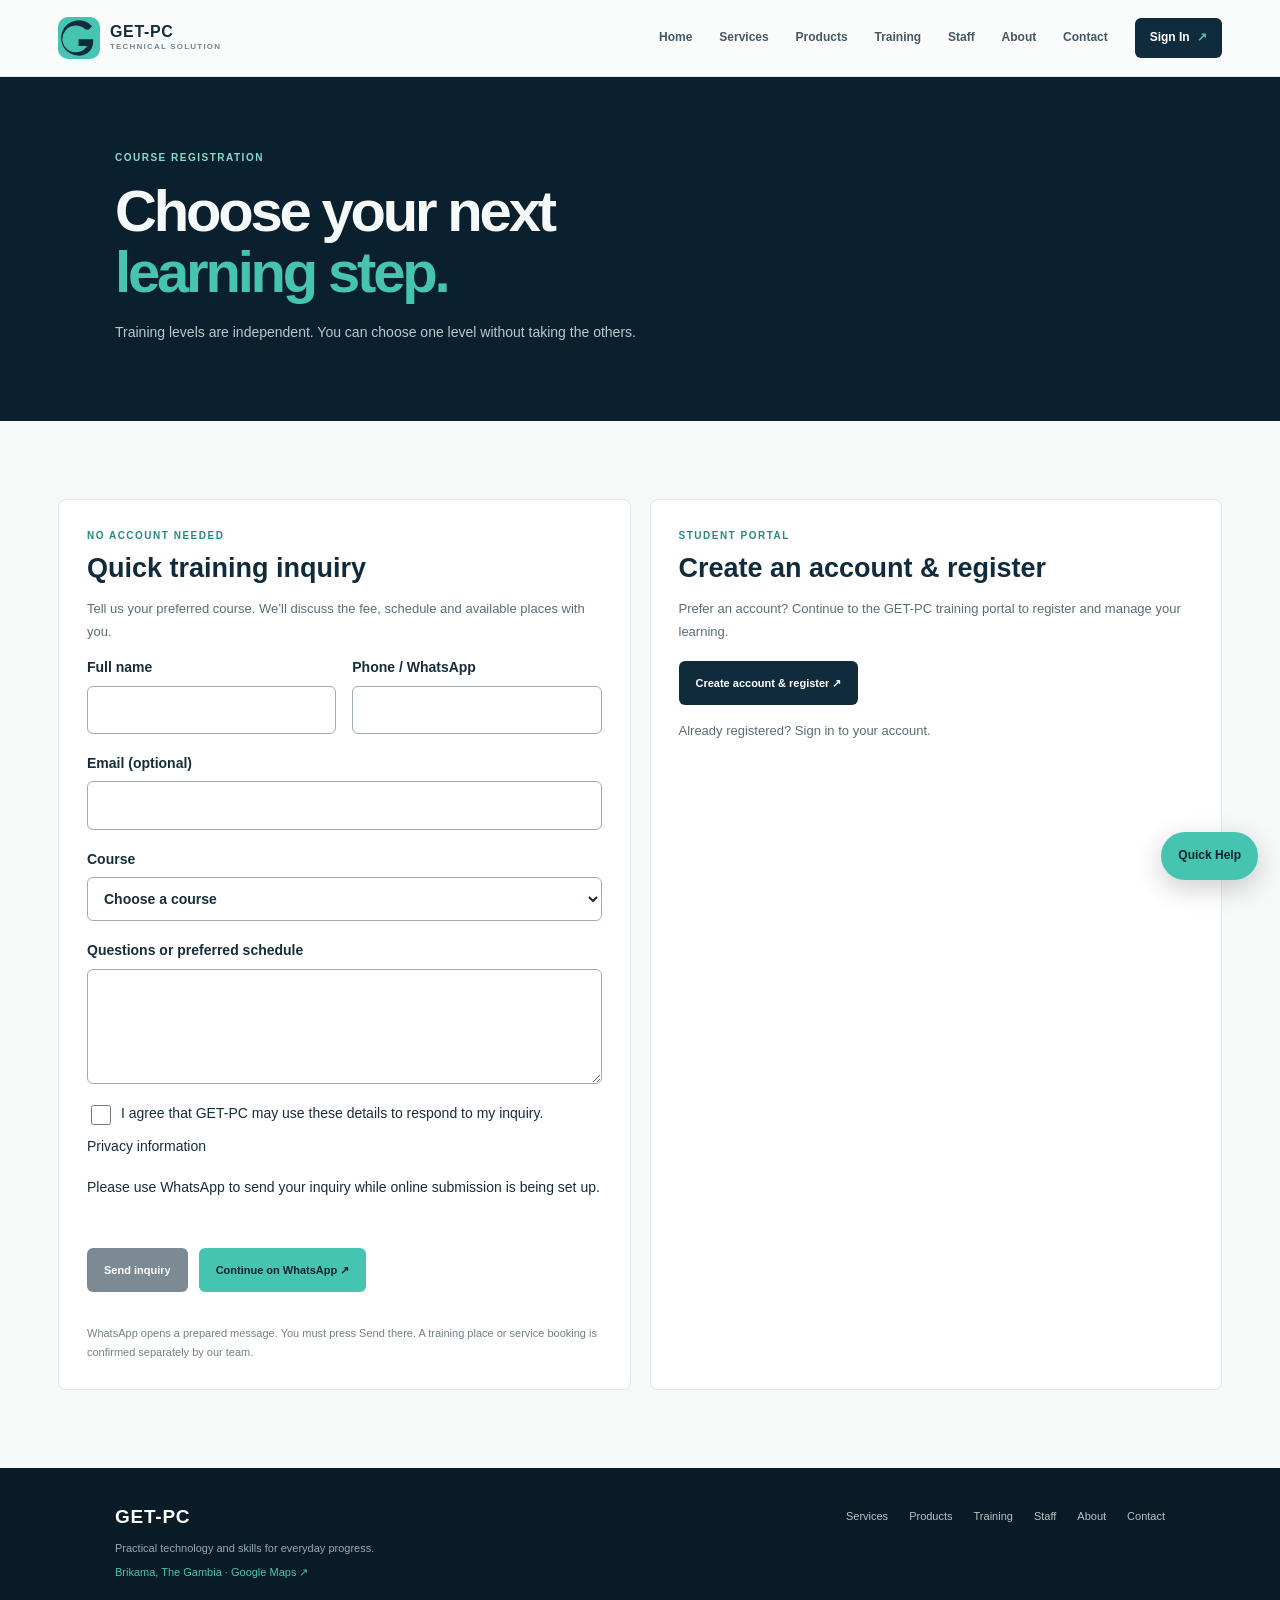
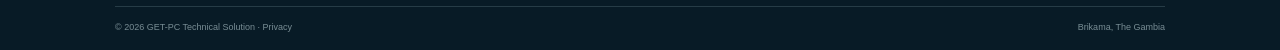
<file: register.html>
<!doctype html>
<html lang="en">

<head>
  <meta charset="utf-8">
  <meta name="viewport" content="width=device-width, initial-scale=1">
  <meta name="description"
    content="Find the available GET-PC training registration method and links to the existing Floot portal.">
  <meta name="theme-color" content="#102b3b">
  <title>Training Registration | GET-PC Technical Solution</title>
  <link rel="icon" href="assets/images/getpc-mark.svg" type="image/svg+xml">
  <link rel="stylesheet" href="assets/css/styles.css">
  <script src="assets/js/config.js" defer></script>
  <script src="assets/js/main.js" defer></script>
<link rel="canonical" href="https://getpc.gm/register.html">
<meta property="og:title" content="Training Registration | GET-PC Technical Solution">
<meta property="og:type" content="website">
<meta property="og:url" content="https://getpc.gm/register.html">
<link rel="stylesheet" href="assets/css/upgrade.css">
<script src="assets/js/site-enhancements.js" defer></script>
<script src="assets/js/leads.js" defer></script></head>

<body>
  <a class="skip-link" href="#main-content">Skip to content</a>
  <header class="site-header">
    <div class="nav-wrap">
      <a class="brand" href="index.html" aria-label="GET-PC home"><img src="assets/images/getpc-mark.svg" alt=""
          width="42" height="42"><span><strong>GET-PC</strong><small>TECHNICAL SOLUTION</small></span></a>
      <button class="menu-toggle" type="button" aria-expanded="false" aria-controls="main-navigation"
        aria-label="Open navigation">Menu</button>
      <nav id="main-navigation" class="main-nav" aria-label="Main navigation"><a href="index.html">Home</a><a
          href="services.html">Services</a><a href="products.html">Products</a><a href="training.html">Training</a><a href="staff.html">Staff</a><a
          href="about.html">About</a><a href="contact.html">Contact</a><a class="nav-sign-in" data-portal-login
          href="https://getpcskills.floot.app/login" target="_blank" rel="noopener noreferrer">Sign In <span
            aria-hidden="true">↗</span></a></nav>
    </div>
  </header>
  <main id="main-content">
    <section class="page-hero register-hero">
      <p class="eyebrow eyebrow-light">Course registration</p>
      <h1>Choose your next<br><em>learning step.</em></h1>
      <p>Training levels are independent. You can choose one level without taking the others.</p>
    </section>
    <section class="section register-content"><div class="register-panel"><p class="eyebrow">No account needed</p><h2>Quick training inquiry</h2><p>Tell us your preferred course. We’ll discuss the fee, schedule and available places with you.</p><form class="lead-form" data-kind="training">
<div class="form-row"><label>Full name<input name="name" autocomplete="name" required maxlength="100"></label><label>Phone / WhatsApp<input name="phone" type="tel" autocomplete="tel" required maxlength="30"></label></div>
<label>Email (optional)<input name="email" type="email" autocomplete="email" maxlength="150"></label><label>Course<select name="topic" required><option value="">Choose a course</option><option value="level-1">Computer &amp; Office Essentials</option><option value="level-2">Graphic Design</option><option value="level-3">Web Development</option></select></label>
<label>Questions or preferred schedule<textarea name="message" rows="4" maxlength="2000" ></textarea></label>
<div class="form-trap" aria-hidden="true"><label>Leave this empty<input name="website" tabindex="-1" autocomplete="off"></label></div>
<label class="consent"><input name="consent" type="checkbox" value="yes" required> I agree that GET-PC may use these details to respond to my inquiry. <a href="privacy.html">Privacy information</a></label>
<p class="form-availability" role="status"></p><div class="button-row"><button type="submit" class="button button-dark" data-send>Send inquiry</button><button type="button" class="button button-teal" data-whatsapp>Continue on WhatsApp ↗</button></div><p class="form-result" role="status" aria-live="polite"></p>
<p class="small-note">WhatsApp opens a prepared message. You must press Send there. A training place or service booking is confirmed separately by our team.</p><noscript>Please enable JavaScript or use the contact links to send your inquiry.</noscript></form></div><div class="register-panel"><p class="eyebrow">Student portal</p><h2>Create an account &amp; register</h2><p>Prefer an account? Continue to the GET-PC training portal to register and manage your learning.</p><a class="button button-dark" data-portal-register href="https://getpcskills.floot.app/register" target="_blank" rel="noopener noreferrer">Create account &amp; register ↗</a><p class="small-note">Already registered? <a data-portal-login href="https://getpcskills.floot.app/login">Sign in to your account</a>.</p></div></section>
  </main>
  <footer class="site-footer">
    <div class="footer-main">
      <div><a class="footer-brand" href="index.html">GET-PC</a>
        <p>Practical technology and skills for everyday progress.</p>
        <p class="footer-location"><a
            href="https://www.google.com/maps/dir/?api=1&amp;destination=13.263893%2C-16.646888" target="_blank"
            rel="noopener noreferrer">Brikama, The Gambia · Google Maps ↗</a></p>
      </div>
      <nav class="footer-links" aria-label="Footer navigation"><a href="services.html">Services</a><a href="products.html">Products</a><a
          href="training.html">Training</a><a href="staff.html">Staff</a><a href="about.html">About</a><a
          href="contact.html">Contact</a></nav>
    </div>
    <div class="footer-bottom"><span>© 2026 GET-PC Technical Solution · <a href="privacy.html">Privacy</a></span><span>Brikama, The Gambia</span></div>
  </footer>
</body>

</html>
</file>
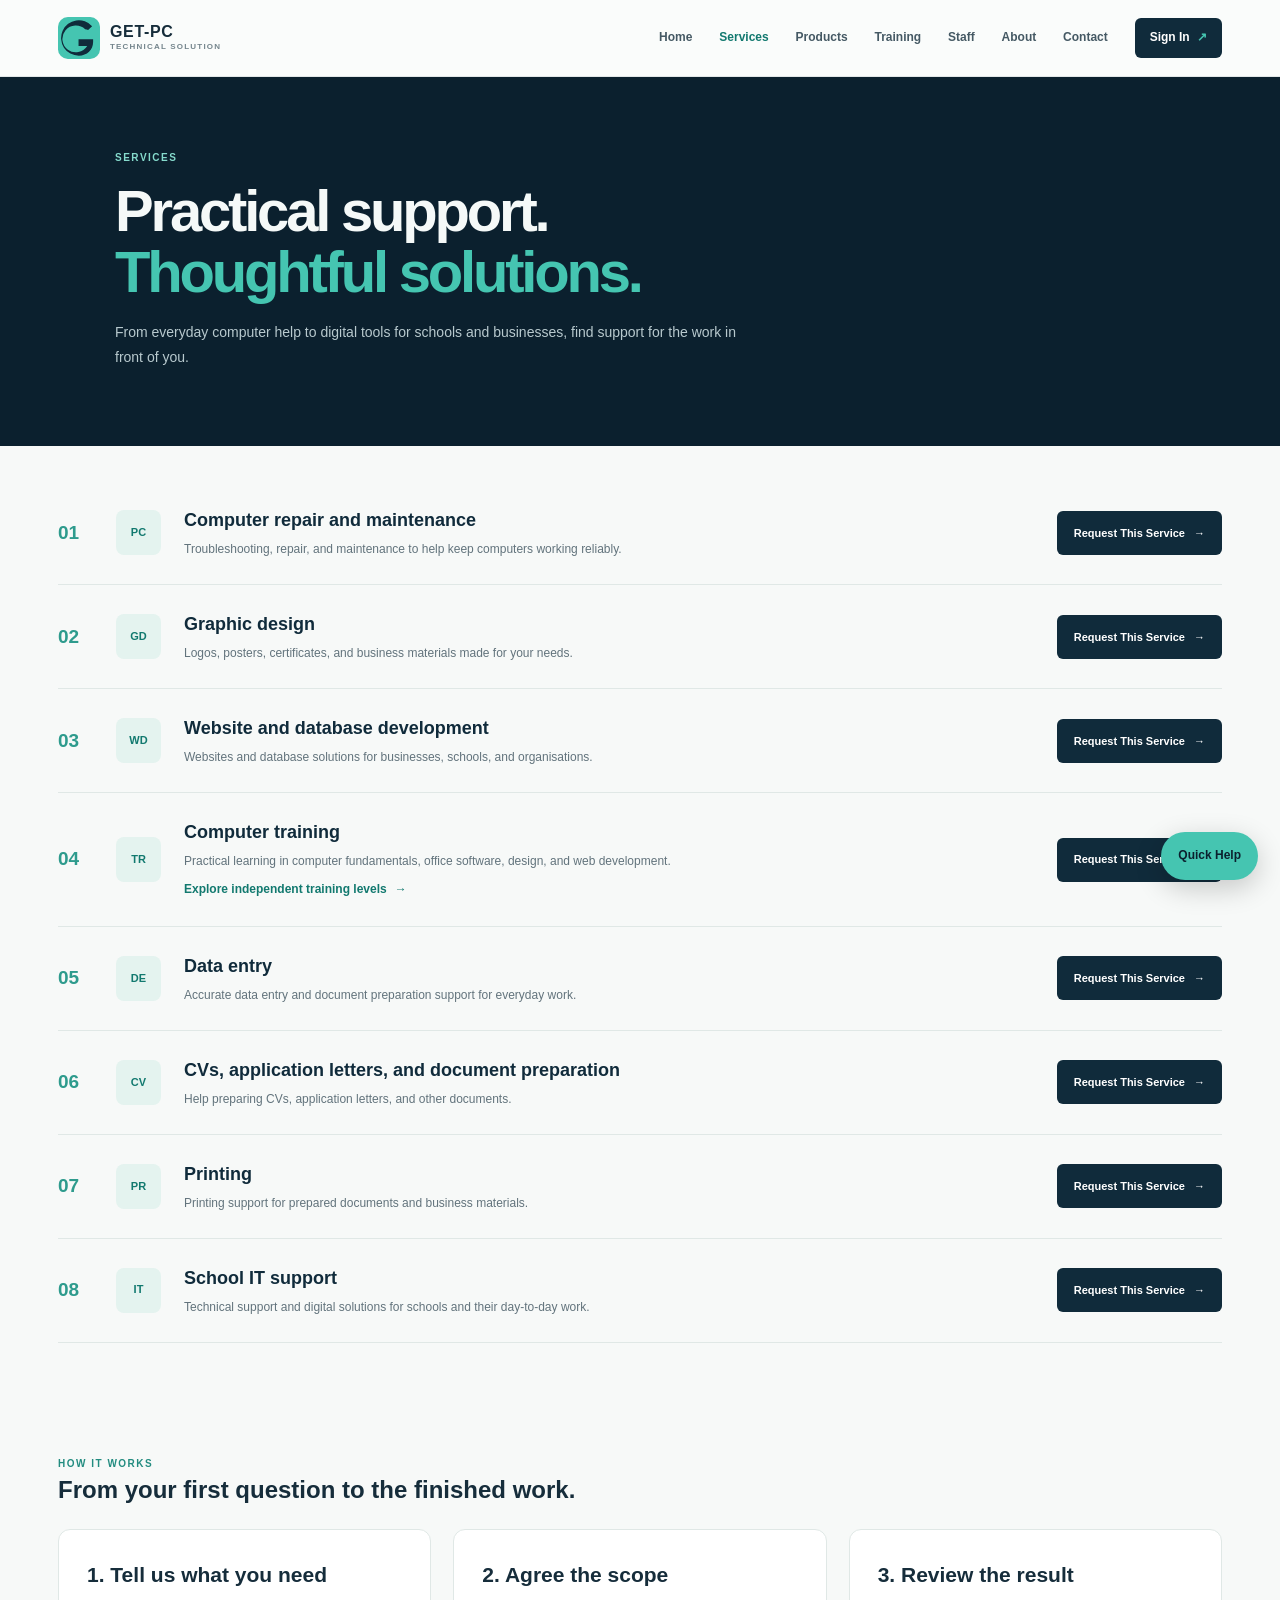
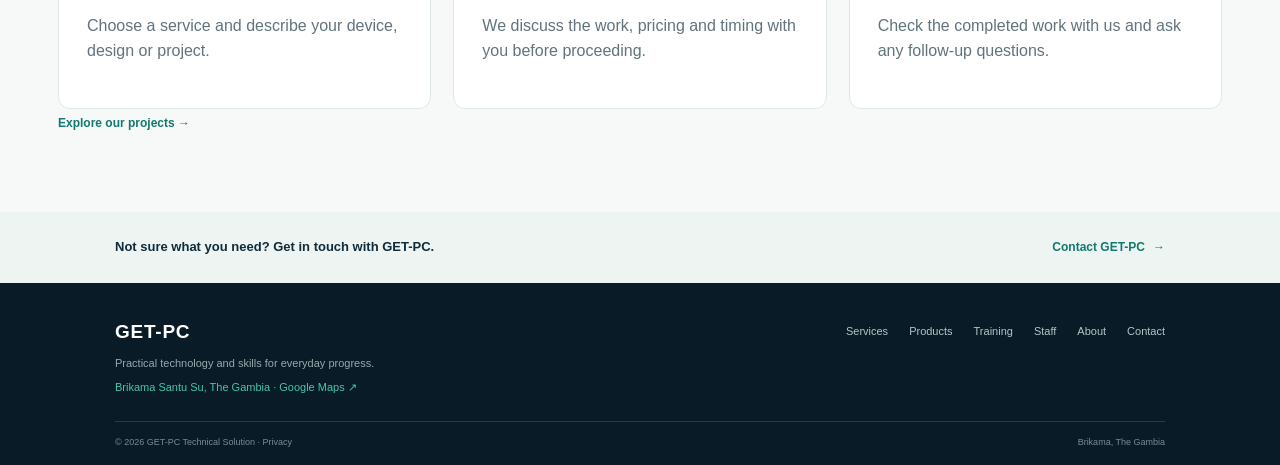
<file: services.html>
<!doctype html>
<html lang="en">

<head>
  <meta charset="utf-8">
  <meta name="viewport" content="width=device-width, initial-scale=1">
  <meta name="description"
    content="Explore computer repair, graphic design, development, training, document preparation, printing, and school IT support from GET-PC.">
  <meta name="theme-color" content="#102b3b">
  <title>Services | GET-PC Technical Solution</title>
  <link rel="icon" href="assets/images/getpc-mark.svg" type="image/svg+xml">
  <link rel="stylesheet" href="assets/css/styles.css">
  <script src="assets/js/config.js" defer></script>
  <script src="assets/js/main.js" defer></script>
<link rel="canonical" href="https://getpc.gm/services.html">
<meta property="og:title" content="Services | GET-PC Technical Solution">
<meta property="og:type" content="website">
<meta property="og:url" content="https://getpc.gm/services.html">
<link rel="stylesheet" href="assets/css/upgrade.css">
<script src="assets/js/site-enhancements.js" defer></script>
</head>

<body>
  <a class="skip-link" href="#main-content">Skip to content</a>
  <header class="site-header">
    <div class="nav-wrap">
      <a class="brand" href="index.html" aria-label="GET-PC home"><img src="assets/images/getpc-mark.svg" alt=""
          width="42" height="42"><span><strong>GET-PC</strong><small>TECHNICAL SOLUTION</small></span></a>
      <button class="menu-toggle" type="button" aria-expanded="false" aria-controls="main-navigation"
        aria-label="Open navigation">Menu</button>
      <nav id="main-navigation" class="main-nav" aria-label="Main navigation"><a href="index.html">Home</a><a
          href="services.html" aria-current="page">Services</a><a href="products.html">Products</a><a href="training.html">Training</a><a
          href="staff.html">Staff</a><a href="about.html">About</a><a href="contact.html">Contact</a><a
          class="nav-sign-in" data-portal-login href="https://getpcskills.floot.app/login" target="_blank"
          rel="noopener noreferrer">Sign In <span aria-hidden="true">↗</span></a></nav>
    </div>
  </header>
  <main id="main-content">
    <section class="page-hero">
      <p class="eyebrow eyebrow-light">Services</p>
      <h1>Practical support.<br><em>Thoughtful solutions.</em></h1>
      <p>From everyday computer help to digital tools for schools and businesses, find support for the work in front of
        you.</p>
    </section>
    <section class="section service-list">
      <article id="computer-repair" class="service-detail"><span class="service-index">01</span>
        <div class="service-symbol">PC</div>
        <div class="service-detail-copy">
          <h2>Computer repair and maintenance</h2>
          <p>Troubleshooting, repair, and maintenance to help keep computers working reliably.</p>
        </div><a class="button button-dark"
          href="contact.html?service=Computer%20repair%20and%20maintenance#request-form">Request This Service <span
            aria-hidden="true">→</span></a>
      </article>
      <article id="graphic-design" class="service-detail"><span class="service-index">02</span>
        <div class="service-symbol">GD</div>
        <div class="service-detail-copy">
          <h2>Graphic design</h2>
          <p>Logos, posters, certificates, and business materials made for your needs.</p>
        </div><a class="button button-dark" href="contact.html?service=Graphic%20design#request-form">Request This Service
          <span aria-hidden="true">→</span></a>
      </article>
      <article id="website-database" class="service-detail"><span class="service-index">03</span>
        <div class="service-symbol">WD</div>
        <div class="service-detail-copy">
          <h2>Website and database development</h2>
          <p>Websites and database solutions for businesses, schools, and organisations.</p>
        </div><a class="button button-dark"
          href="contact.html?service=Website%20and%20database%20development#request-form">Request This Service <span
            aria-hidden="true">→</span></a>
      </article>
      <article id="computer-training" class="service-detail"><span class="service-index">04</span>
        <div class="service-symbol">TR</div>
        <div class="service-detail-copy">
          <h2>Computer training</h2>
          <p>Practical learning in computer fundamentals, office software, design, and web development.</p><a
            class="text-link" href="training.html">Explore independent training levels <span
              aria-hidden="true">→</span></a>
        </div><a class="button button-dark" href="contact.html?service=Computer%20training#request-form">Request This Service
          <span aria-hidden="true">→</span></a>
      </article>
      <article id="data-entry" class="service-detail"><span class="service-index">05</span>
        <div class="service-symbol">DE</div>
        <div class="service-detail-copy">
          <h2>Data entry</h2>
          <p>Accurate data entry and document preparation support for everyday work.</p>
        </div><a class="button button-dark" href="contact.html?service=Data%20entry#request-form">Request This Service <span
            aria-hidden="true">→</span></a>
      </article>
      <article id="documents" class="service-detail"><span class="service-index">06</span>
        <div class="service-symbol">CV</div>
        <div class="service-detail-copy">
          <h2>CVs, application letters, and document preparation</h2>
          <p>Help preparing CVs, application letters, and other documents.</p>
        </div><a class="button button-dark"
          href="contact.html?service=CVs%2C%20application%20letters%2C%20and%20document%20preparation#request-form">Request
          This Service <span aria-hidden="true">→</span></a>
      </article>
      <article id="printing" class="service-detail"><span class="service-index">07</span>
        <div class="service-symbol">PR</div>
        <div class="service-detail-copy">
          <h2>Printing</h2>
          <p>Printing support for prepared documents and business materials.</p>
        </div><a class="button button-dark" href="contact.html?service=Printing#request-form">Request This Service <span
            aria-hidden="true">→</span></a>
      </article>
      <article id="school-it" class="service-detail"><span class="service-index">08</span>
        <div class="service-symbol">IT</div>
        <div class="service-detail-copy">
          <h2>School IT support</h2>
          <p>Technical support and digital solutions for schools and their day-to-day work.</p>
        </div><a class="button button-dark" href="contact.html?service=School%20IT%20support#request-form">Request This
          Service <span aria-hidden="true">→</span></a>
      </article>
    </section>
    <section class="section"><p class="eyebrow">How it works</p><h2>From your first question to the finished work.</h2><div class="start-paths"><article><h3>1. Tell us what you need</h3><p>Choose a service and describe your device, design or project.</p></article><article><h3>2. Agree the scope</h3><p>We discuss the work, pricing and timing with you before proceeding.</p></article><article><h3>3. Review the result</h3><p>Check the completed work with us and ask any follow-up questions.</p></article></div><a class="text-link" href="about.html#projects">Explore our projects →</a></section><section class="slim-cta">
      <p>Not sure what you need? Get in touch with GET-PC.</p><a class="text-link" href="contact.html">Contact GET-PC
        <span aria-hidden="true">→</span></a>
    </section>
  </main>
  <footer class="site-footer">
    <div class="footer-main">
      <div><a class="footer-brand" href="index.html">GET-PC</a>
        <p>Practical technology and skills for everyday progress.</p>
        <p class="footer-location"><a
            href="https://www.google.com/maps/dir/?api=1&amp;destination=13.263893%2C-16.646888" target="_blank"
            rel="noopener noreferrer">Brikama Santu Su, The Gambia · Google Maps ↗</a></p>
      </div>
      <nav class="footer-links" aria-label="Footer navigation"><a href="services.html">Services</a><a href="products.html">Products</a><a
          href="training.html">Training</a><a href="staff.html">Staff</a><a href="about.html">About</a><a
          href="contact.html">Contact</a></nav>
    </div>
    <div class="footer-bottom"><span>© 2026 GET-PC Technical Solution · <a href="privacy.html">Privacy</a></span><span>Brikama, The Gambia</span></div>
  </footer>
</body>

</html>
</file>
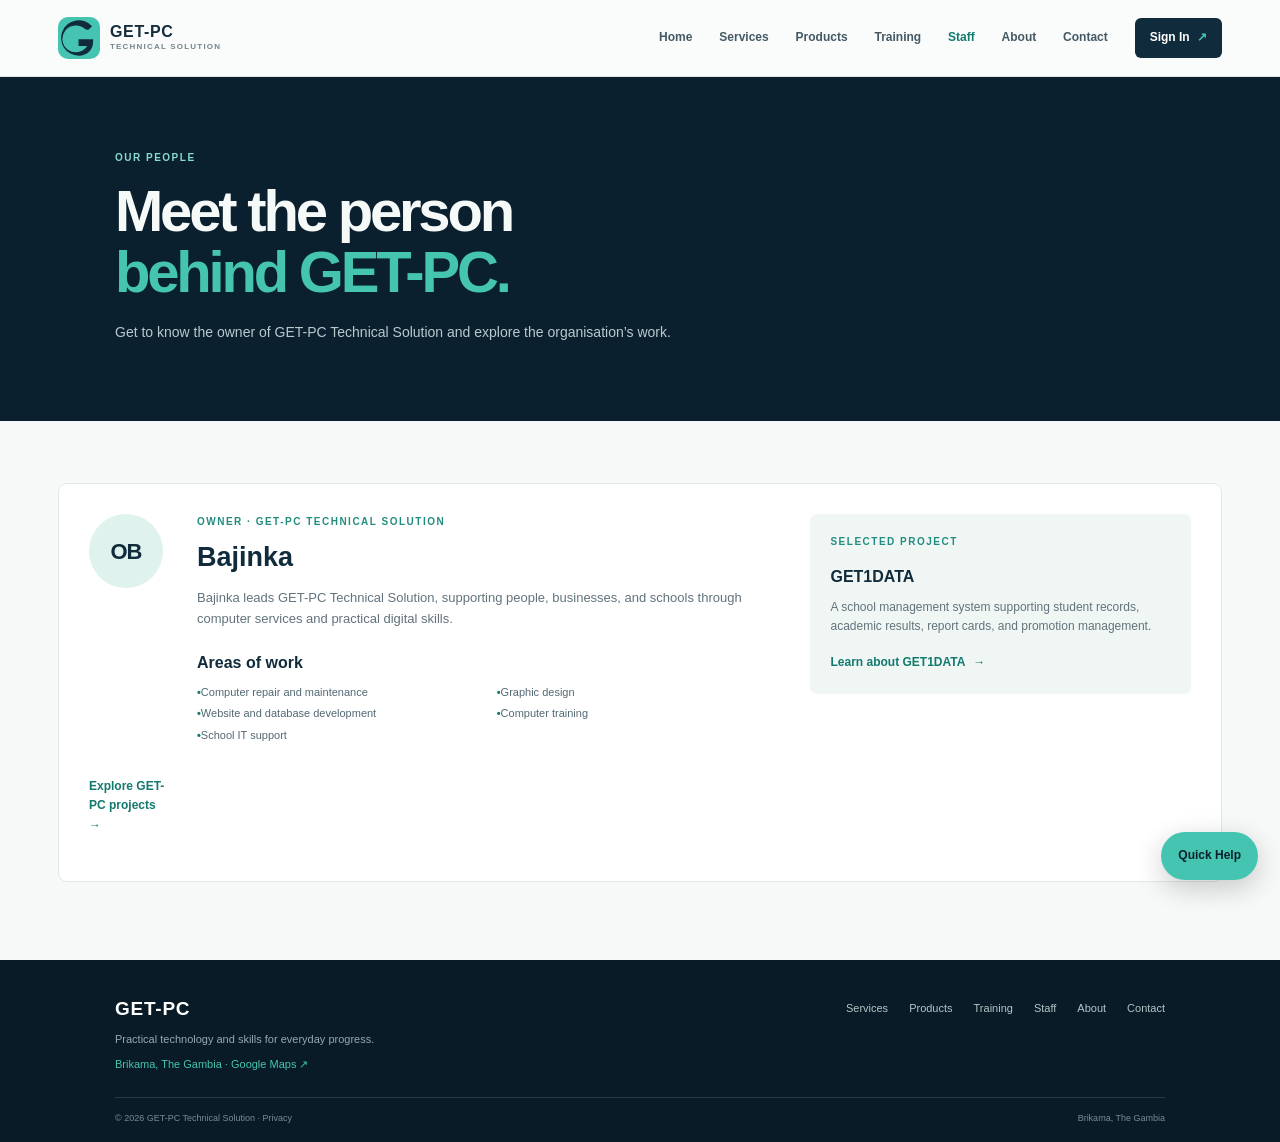
<file: staff.html>
<!doctype html>
<html lang="en">

<head>
  <meta charset="utf-8">
  <meta name="viewport" content="width=device-width, initial-scale=1">
  <meta name="description" content="Meet Omar Bajinka, owner of GET-PC Technical Solution.">
  <meta name="theme-color" content="#102b3b">
  <title>Staff | GET-PC Technical Solution</title>
  <link rel="icon" href="assets/images/getpc-mark.svg" type="image/svg+xml">
  <link rel="stylesheet" href="assets/css/styles.css">
  <script src="assets/js/config.js" defer></script>
  <script src="assets/js/main.js" defer></script>
<link rel="canonical" href="https://getpc.gm/staff.html">
<meta property="og:title" content="Staff | GET-PC Technical Solution">
<meta property="og:type" content="website">
<meta property="og:url" content="https://getpc.gm/staff.html">
<link rel="stylesheet" href="assets/css/upgrade.css">
<script src="assets/js/site-enhancements.js" defer></script>
</head>

<body>
  <a class="skip-link" href="#main-content">Skip to content</a>
  <header class="site-header">
    <div class="nav-wrap">
      <a class="brand" href="index.html" aria-label="GET-PC home"><img src="assets/images/getpc-mark.svg" alt=""
          width="42" height="42"><span><strong>GET-PC</strong><small>TECHNICAL SOLUTION</small></span></a>
      <button class="menu-toggle" type="button" aria-expanded="false" aria-controls="main-navigation"
        aria-label="Open navigation">Menu</button>
      <nav id="main-navigation" class="main-nav" aria-label="Main navigation"><a href="index.html">Home</a><a
          href="services.html">Services</a><a href="products.html">Products</a><a href="training.html">Training</a><a href="staff.html"
          aria-current="page">Staff</a><a href="about.html">About</a><a href="contact.html">Contact</a><a
          class="nav-sign-in" data-portal-login href="https://getpcskills.floot.app/login" target="_blank"
          rel="noopener noreferrer">Sign In <span aria-hidden="true">↗</span></a></nav>
    </div>
  </header>
  <main id="main-content">
    <section class="page-hero">
      <p class="eyebrow eyebrow-light">Our people</p>
      <h1>Meet the person<br><em>behind GET-PC.</em></h1>
      <p>Get to know the owner of GET-PC Technical Solution and explore the organisation’s work.</p>
    </section>
    <section class="section staff-section">
      <article class="staff-profile">
        <div class="staff-avatar" aria-hidden="true">OB</div>
        <div>
          <p class="eyebrow">Owner · GET-PC Technical Solution</p>
          <h2> Bajinka</h2>
          <p> Bajinka leads GET-PC Technical Solution, supporting people, businesses, and schools through computer services
            and practical digital skills.</p>
          <h3>Areas of work</h3>
          <ul class="skill-list">
            <li>Computer repair and maintenance</li>
            <li>Graphic design</li>
            <li>Website and database development</li>
            <li>Computer training</li>
            <li>School IT support</li>
          </ul>
        </div>
        <div class="staff-project">
          <p class="eyebrow">Selected project</p>
          <h3>GET1DATA</h3>
          <p>A school management system supporting student records, academic results, report cards, and promotion
            management.</p><a class="text-link" href="about.html#projects">Learn about GET1DATA <span
              aria-hidden="true">→</span></a>
        </div>
      <p><a class="text-link" href="about.html#projects">Explore GET-PC projects →</a></p></article>
    </section>
  </main>
  <footer class="site-footer">
    <div class="footer-main">
      <div><a class="footer-brand" href="index.html">GET-PC</a>
        <p>Practical technology and skills for everyday progress.</p>
        <p class="footer-location"><a
            href="https://www.google.com/maps/dir/?api=1&amp;destination=13.263893%2C-16.646888" target="_blank"
            rel="noopener noreferrer">Brikama, The Gambia · Google Maps ↗</a></p>
      </div>
      <nav class="footer-links" aria-label="Footer navigation"><a href="services.html">Services</a><a href="products.html">Products</a><a
          href="training.html">Training</a><a href="staff.html">Staff</a><a href="about.html">About</a><a
          href="contact.html">Contact</a></nav>
    </div>
    <div class="footer-bottom"><span>© 2026 GET-PC Technical Solution · <a href="privacy.html">Privacy</a></span><span>Brikama, The Gambia</span></div>
  </footer>
</body>

</html>
</file>
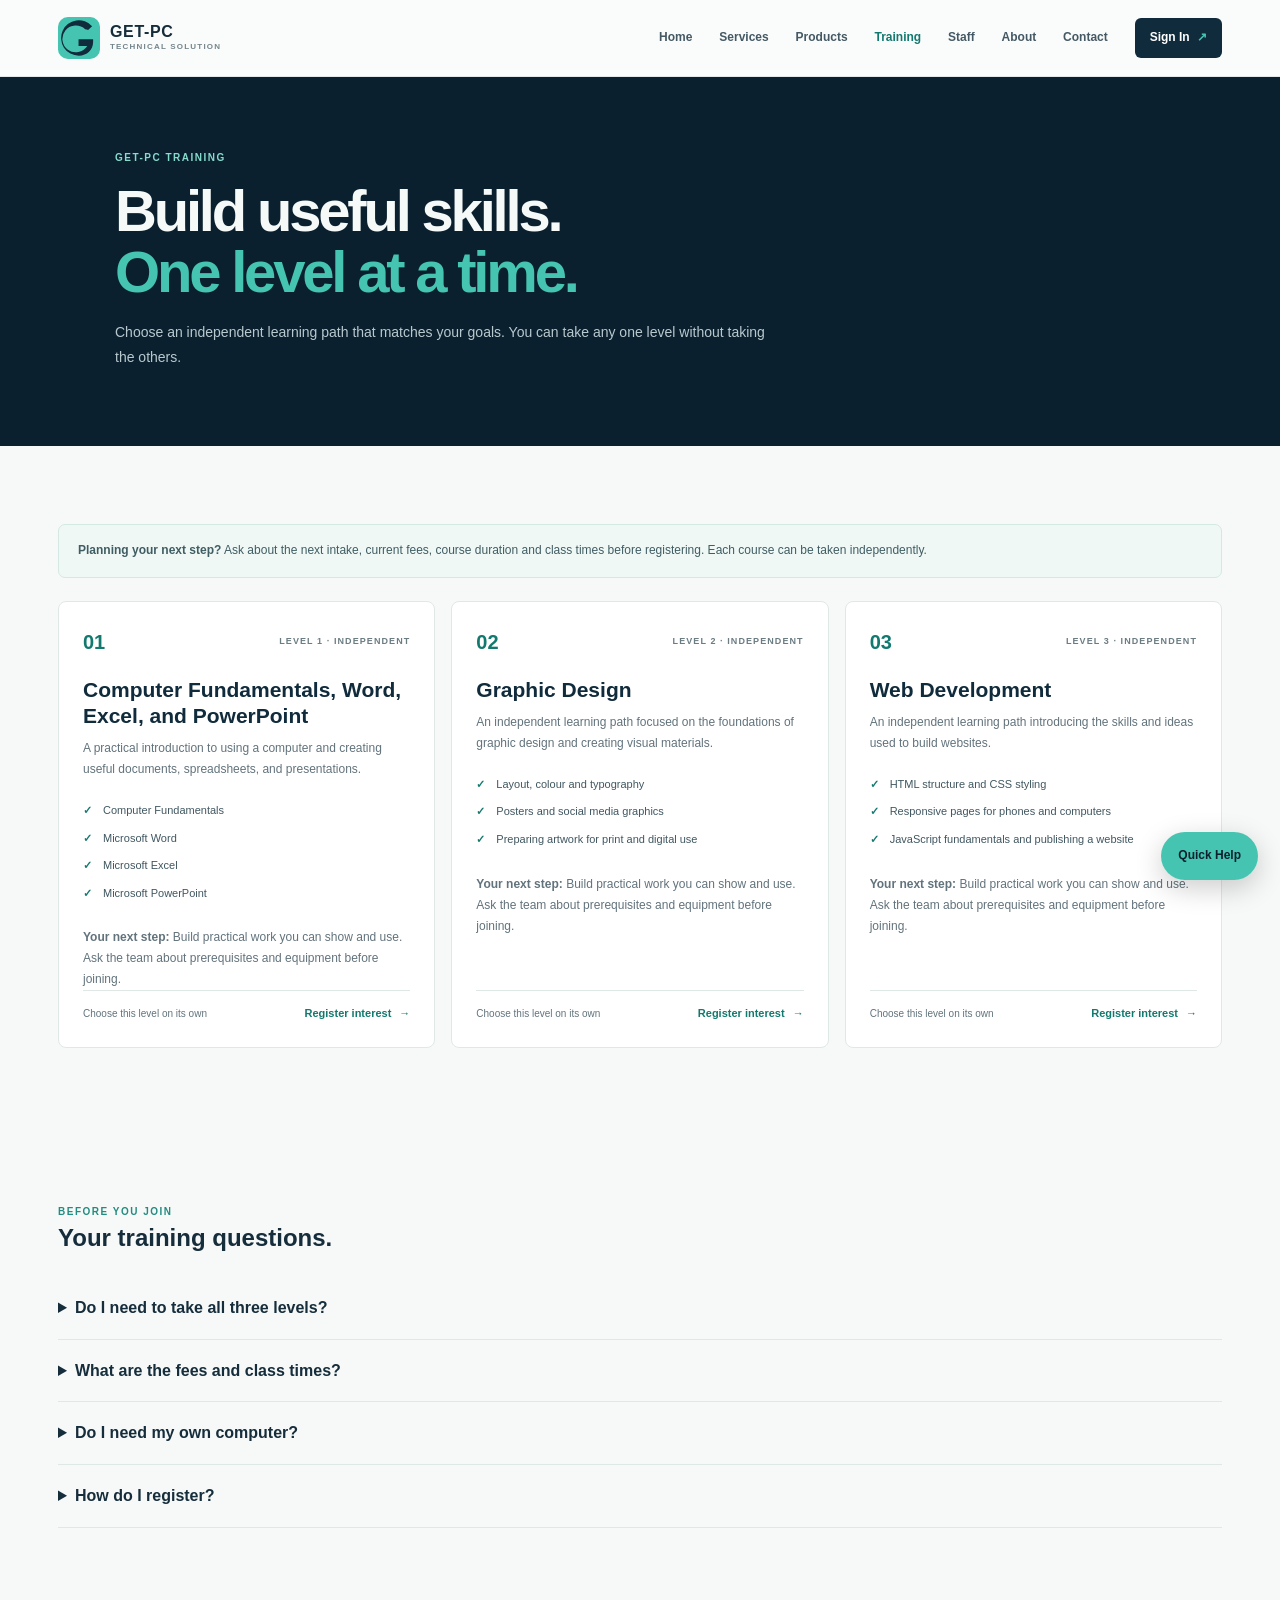
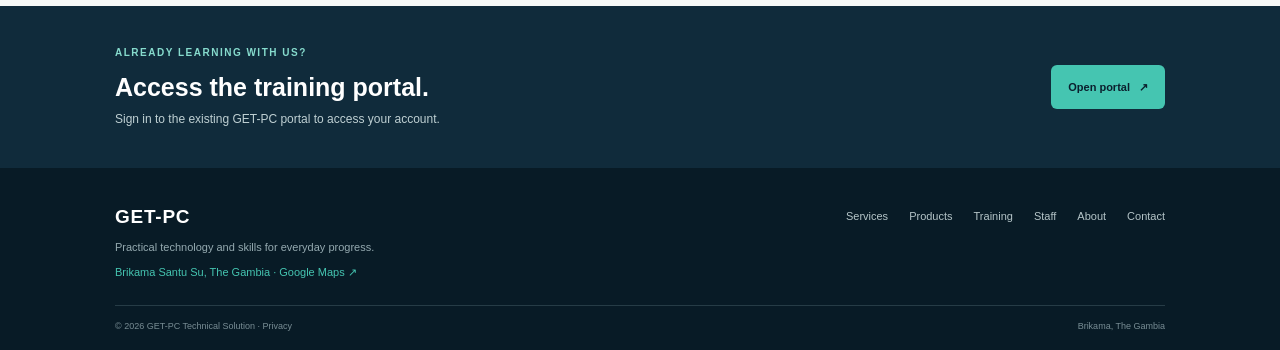
<file: training.html>
<!doctype html>
<html lang="en">

<head>
  <meta charset="utf-8">
  <meta name="viewport" content="width=device-width, initial-scale=1">
  <meta name="description"
    content="Choose an independent GET-PC training level in computer fundamentals and office software, graphic design, or web development.">
  <meta name="theme-color" content="#102b3b">
  <title>Training | GET-PC Technical Solution</title>
  <link rel="icon" href="assets/images/getpc-mark.svg" type="image/svg+xml">
  <link rel="stylesheet" href="assets/css/styles.css">
  <script src="assets/js/config.js" defer></script>
  <script src="assets/js/main.js" defer></script>
<link rel="canonical" href="https://getpc.gm/training.html">
<meta property="og:title" content="Training | GET-PC Technical Solution">
<meta property="og:type" content="website">
<meta property="og:url" content="https://getpc.gm/training.html">
<link rel="stylesheet" href="assets/css/upgrade.css">
<script src="assets/js/site-enhancements.js" defer></script>
</head>

<body>
  <a class="skip-link" href="#main-content">Skip to content</a>
  <header class="site-header">
    <div class="nav-wrap">
      <a class="brand" href="index.html" aria-label="GET-PC home"><img src="assets/images/getpc-mark.svg" alt=""
          width="42" height="42"><span><strong>GET-PC</strong><small>TECHNICAL SOLUTION</small></span></a>
      <button class="menu-toggle" type="button" aria-expanded="false" aria-controls="main-navigation"
        aria-label="Open navigation">Menu</button>
      <nav id="main-navigation" class="main-nav" aria-label="Main navigation"><a href="index.html">Home</a><a
          href="services.html">Services</a><a href="products.html">Products</a><a href="training.html" aria-current="page">Training</a><a
          href="staff.html">Staff</a><a href="about.html">About</a><a href="contact.html">Contact</a><a
          class="nav-sign-in" data-portal-login href="https://getpcskills.floot.app/login" target="_blank"
          rel="noopener noreferrer">Sign In <span aria-hidden="true">↗</span></a></nav>
    </div>
  </header>
  <main id="main-content">
    <section class="page-hero">
      <p class="eyebrow eyebrow-light">GET-PC Training</p>
      <h1>Build useful skills.<br><em>One level at a time.</em></h1>
      <p>Choose an independent learning path that matches your goals. You can take any one level without taking the
        others.</p>
    </section>
    <section class="section">
      <div class="notice"><p><strong>Planning your next step?</strong> Ask about the next intake, current fees, course duration and class times before registering. Each course can be taken independently.</p></div>
      <div class="card-grid training-grid">
        <article class="training-card" id="level-1">
          <div class="level-top"><span>01</span><small>LEVEL 1 · INDEPENDENT</small></div>
          <h2>Computer Fundamentals, Word, Excel, and PowerPoint</h2>
          <p>A practical introduction to using a computer and creating useful documents, spreadsheets, and
            presentations.</p>
          <ul class="topic-list">
            <li>Computer Fundamentals</li>
            <li>Microsoft Word</li>
            <li>Microsoft Excel</li>
            <li>Microsoft PowerPoint</li>
          </ul>
          <p class="course-outcome"><strong>Your next step:</strong> Build practical work you can show and use. Ask the team about prerequisites and equipment before joining.</p><div class="training-card-bottom"><span>Choose this level on its own</span><a class="text-link"
              href="register.html?course=level-1">Register interest <span aria-hidden="true">→</span></a></div>
        </article>
        <article class="training-card" id="level-2">
          <div class="level-top"><span>02</span><small>LEVEL 2 · INDEPENDENT</small></div>
          <h2>Graphic Design</h2>
          <p>An independent learning path focused on the foundations of graphic design and creating visual materials.
          </p>
          <ul class="topic-list">
            <li>Layout, colour and typography</li><li>Posters and social media graphics</li><li>Preparing artwork for print and digital use</li>
          </ul>
          <p class="course-outcome"><strong>Your next step:</strong> Build practical work you can show and use. Ask the team about prerequisites and equipment before joining.</p><div class="training-card-bottom"><span>Choose this level on its own</span><a class="text-link"
              href="register.html?course=level-2">Register interest <span aria-hidden="true">→</span></a></div>
        </article>
        <article class="training-card" id="level-3">
          <div class="level-top"><span>03</span><small>LEVEL 3 · INDEPENDENT</small></div>
          <h2>Web Development</h2>
          <p>An independent learning path introducing the skills and ideas used to build websites.</p>
          <ul class="topic-list">
            <li>HTML structure and CSS styling</li><li>Responsive pages for phones and computers</li><li>JavaScript fundamentals and publishing a website</li>
          </ul>
          <p class="course-outcome"><strong>Your next step:</strong> Build practical work you can show and use. Ask the team about prerequisites and equipment before joining.</p><div class="training-card-bottom"><span>Choose this level on its own</span><a class="text-link"
              href="register.html?course=level-3">Register interest <span aria-hidden="true">→</span></a></div>
        </article>
      </div>
    </section>
    <section class="section faq-section"><p class="eyebrow">Before you join</p><h2>Your training questions.</h2><details><summary>Do I need to take all three levels?</summary><p>No. Choose the course that suits your goal. Ask us which starting point is appropriate for your experience.</p></details><details><summary>What are the fees and class times?</summary><p>Send a course inquiry for the current fee, duration, next start date and timetable. Your place is confirmed separately.</p></details><details><summary>Do I need my own computer?</summary><p>Tell us whether you have access to a computer so we can explain the equipment arrangements for your chosen class.</p></details><details><summary>How do I register?</summary><p>Send a quick inquiry without an account, or create an account through the training portal.</p><a href="register.html">Choose your registration method →</a></details></section><section class="portal-callout">
      <div>
        <p class="eyebrow eyebrow-light">Already learning with us?</p>
        <h2>Access the training portal.</h2>
        <p>Sign in to the existing GET-PC  portal to access your account.</p>
      </div><a class="button button-teal" data-portal-login href="https://getpcskills.floot.app/login" target="_blank"
        rel="noopener noreferrer">Open portal <span aria-hidden="true">↗</span></a>
    </section>
  </main>
  <footer class="site-footer">
    <div class="footer-main">
      <div><a class="footer-brand" href="index.html">GET-PC</a>
        <p>Practical technology and skills for everyday progress.</p>
        <p class="footer-location"><a
            href="https://www.google.com/maps/dir/?api=1&amp;destination=13.263893%2C-16.646888" target="_blank"
            rel="noopener noreferrer">Brikama Santu Su, The Gambia · Google Maps ↗</a></p>
      </div>
      <nav class="footer-links" aria-label="Footer navigation"><a href="services.html">Services</a><a href="products.html">Products</a><a
          href="training.html">Training</a><a href="staff.html">Staff</a><a href="about.html">About</a><a
          href="contact.html">Contact</a></nav>
    </div>
    <div class="footer-bottom"><span>© 2026 GET-PC Technical Solution · <a href="privacy.html">Privacy</a></span><span>Brikama, The Gambia</span></div>
  </footer>
</body>

</html>
</file>
<file: assets/css/styles.css>
:root {
  color-scheme: light;
  --navy: #102b3b;
  --navy-deep: #0b202e;
  --teal: #45c5b1;
  --teal-dark: #12796f;
  --ink: #162d3b;
  --muted: #62737c;
  --paper: #f7f9f8;
  --white: #fff;
  --line: #e0e8e6;
  --focus: #e0a451;
  font-family: Arial, Helvetica, sans-serif;
}

* { box-sizing: border-box; }
html { scroll-behavior: smooth; scroll-padding-top: 90px; }
body { margin: 0; color: var(--ink); background: var(--paper); line-height: 1.6; -webkit-font-smoothing: antialiased; }
a { color: inherit; text-decoration: none; }
button, input, select, textarea { font: inherit; }
button, a { -webkit-tap-highlight-color: transparent; }
:focus-visible { outline: 3px solid var(--focus); outline-offset: 3px; }
::selection { color: var(--navy-deep); background: #b9eee5; }
.skip-link { position: fixed; z-index: 100; top: 8px; left: 8px; padding: 10px 14px; transform: translateY(-150%); color: var(--white); background: var(--navy); border-radius: 5px; }
.skip-link:focus { transform: translateY(0); }
.site-header { position: sticky; z-index: 20; top: 0; border-bottom: 1px solid rgba(20,54,66,.1); background: rgba(250,252,251,.97); backdrop-filter: blur(14px); }
.nav-wrap { display: flex; align-items: center; justify-content: space-between; width: min(100% - 48px, 1164px); min-height: 76px; margin: 0 auto; }
.brand { display: inline-flex; align-items: center; gap: 10px; flex: 0 0 auto; }
.brand img { display: block; }
.brand span { display: grid; gap: 0; }
.brand strong { font-size: 16px; letter-spacing: .04em; line-height: 1.2; }
.brand small { color: #74858c; font-size: 8px; font-weight: 700; letter-spacing: .15em; }
.main-nav { display: flex; align-items: center; gap: clamp(12px, 2.1vw, 27px); color: #455964; font-size: 12px; font-weight: 700; }
.main-nav > a:not(.nav-sign-in) { padding: 10px 0; transition: color .18s ease; }
.main-nav > a:not(.nav-sign-in):hover, .main-nav > a[aria-current="page"]:not(.nav-sign-in) { color: var(--teal-dark); }
.nav-sign-in { padding: 10px 15px; border-radius: 6px; color: var(--white); background: var(--navy); }
.nav-sign-in:hover { background: var(--teal-dark); }
.nav-sign-in span { margin-left: 4px; color: var(--teal); }
.menu-toggle { display: none; border: 1px solid var(--line); border-radius: 5px; padding: 8px 12px; color: var(--navy); background: var(--white); font-size: 12px; font-weight: 700; cursor: pointer; }

.contact-bar { border-bottom: 1px solid var(--line); background: #e6f5f1; }
.contact-bar-inner { display: flex; flex-wrap: wrap; align-items: center; gap: 8px 22px; width: min(100% - 48px, 1164px); margin: 0 auto; padding: 10px 0; }
.contact-bar-title { margin: 0; color: var(--navy); font-size: 12px; font-weight: 800; letter-spacing: .08em; text-transform: uppercase; }
.contact-bar-links { display: flex; flex-wrap: wrap; gap: 8px 20px; }
.contact-bar-links a { display: inline-flex; align-items: center; gap: 8px; color: var(--teal-dark); font-size: 13px; font-weight: 750; }
.contact-bar-links a:hover { color: var(--navy); }
.contact-bar-links .contact-link-icon { display: grid; width: 22px; height: 22px; place-items: center; border-radius: 50%; color: var(--white); background: var(--teal-dark); font-size: 10px; }
.hero { position: relative; overflow: hidden; color: var(--white); background: var(--navy-deep); }
.hero-inner { position: relative; z-index: 1; display: grid; grid-template-columns: 1.06fr .94fr; align-items: center; gap: 48px; width: min(100% - 48px, 1164px); min-height: 570px; padding: 62px 0; margin: auto; }
.hero-grid { position: absolute; inset: 0 0 0 48%; opacity: .13; background-image: linear-gradient(rgba(125,206,194,.24) 1px, transparent 1px), linear-gradient(90deg, rgba(125,206,194,.24) 1px, transparent 1px); background-size: 46px 46px; mask-image: linear-gradient(90deg, transparent, black 24%, black); }
.eyebrow { margin: 0; color: #238c80; font-size: 10px; font-weight: 800; letter-spacing: .15em; line-height: 1.5; text-transform: uppercase; }
.eyebrow-light { color: #86dbcd; }
.eyebrow-dot { display: inline-block; width: 7px; height: 7px; margin-right: 8px; border-radius: 50%; background: var(--teal); box-shadow: 0 0 0 4px rgba(69,197,177,.12); vertical-align: 1px; }
h1, h2, h3, p { margin-top: 0; }
.hero h1, .page-hero h1 { max-width: 680px; margin: 20px 0 0; color: #f5f9f8; font-size: clamp(42px, 5vw, 64px); font-weight: 650; line-height: 1.06; letter-spacing: -.055em; }
.hero h1 em, .page-hero h1 em, .training-band h2 em, .home-cta h2 em { color: var(--teal); font-style: normal; }
.hero-description { max-width: 525px; margin: 21px 0 0; color: #b8c9ce; font-size: 15px; line-height: 1.85; }
.button-row { display: flex; align-items: center; flex-wrap: wrap; gap: 11px; margin-top: 27px; }
.button { display: inline-flex; min-height: 44px; align-items: center; justify-content: center; gap: 9px; padding: 0 16px; border: 1px solid transparent; border-radius: 6px; font-size: 11px; font-weight: 750; line-height: 1.3; text-align: center; transition: transform .18s ease, background .18s ease, border-color .18s ease; }
.button:hover { transform: translateY(-1px); }
.button-teal { color: var(--navy-deep); background: var(--teal); }
.button-teal:hover { background: #65d8c6; }
.button-outline { color: var(--white); border-color: #46616c; background: transparent; }
.button-outline:hover { border-color: var(--teal); }
.button-plain { padding: 0 8px; color: #d3e2e3; }
.button-dark { color: var(--white); background: var(--navy); }
.button-dark:hover { background: var(--teal-dark); }
.hero-location { margin: 29px 0 0; color: #9db0b7; font-size: 11px; }
.location-dot { display: inline-block; width: 7px; height: 7px; margin-right: 9px; border-radius: 50%; background: var(--teal); }
.hero-visual { position: relative; display: grid; min-height: 390px; place-items: center; }
.orbit { position: absolute; border: 1px solid rgba(107,206,192,.15); border-radius: 50%; }
.orbit-large { width: min(100%, 395px); aspect-ratio: 1; }
.orbit-small { width: min(78%, 310px); aspect-ratio: 1; }
.screen-card { position: relative; z-index: 1; width: min(100%, 375px); padding: 11px; transform: rotate(-2deg); border: 1px solid #35505d; border-radius: 11px; background: #132f3e; box-shadow: 0 24px 75px rgba(0,0,0,.28); }
.screen-top { display: flex; height: 25px; align-items: center; gap: 5px; }
.screen-top i { width: 6px; height: 6px; border-radius: 50%; background: #53727e; }
.screen-top i:last-child { width: 55%; height: 9px; margin-left: 16px; border-radius: 8px; background: #203f4d; }
.screen-content { display: flex; min-height: 275px; overflow: hidden; border-radius: 5px; background: #e8f0ed; }
.screen-sidebar { display: flex; width: 38px; flex: 0 0 38px; flex-direction: column; align-items: center; gap: 18px; padding-top: 20px; background: #173543; }
.screen-sidebar span { width: 9px; height: 9px; border: 1px solid #71c9b9; border-radius: 3px; }
.screen-board { position: relative; flex: 1; padding: 28px; color: var(--navy); background: radial-gradient(ellipse at 90% 90%, #c1e7df, transparent 48%), #eff5f2; }
.screen-board p { color: #488f83; font-size: 8px; font-weight: 800; letter-spacing: .21em; }
.screen-board strong { display: block; margin-top: 12px; font-size: 39px; font-weight: 400; line-height: .99; letter-spacing: -.06em; }
.screen-board em { color: #168777; font-style: normal; font-weight: 700; }
.screen-board small { position: absolute; bottom: 20px; color: #829a9c; font-size: 7px; font-weight: 700; letter-spacing: .18em; }
.board-rule { display: block; width: 60px; height: 2px; margin-top: 18px; background: #39aa99; }
.float-tag { position: absolute; z-index: 2; padding: 10px 13px; border: 1px solid #3a5a65; border-radius: 7px; color: #e5f0ed; background: #163443; box-shadow: 0 9px 30px rgba(0,0,0,.2); font-size: 9px; font-weight: 700; }
.tag-skills { top: 48px; right: 0; }
.tag-solutions { bottom: 38px; left: 0; }
.visual-caption { position: absolute; right: 0; bottom: -6px; color: #76929b; font-size: 8px; letter-spacing: .13em; text-transform: uppercase; }

.intro-strip { border-bottom: 1px solid var(--line); background: var(--white); }
.intro-inner { display: flex; min-height: 137px; align-items: center; gap: clamp(25px, 6vw, 80px); width: min(100% - 48px, 1164px); padding: 24px 0; margin: auto; }
.intro-statement { margin: 0 auto 0 0; font-size: 15px; line-height: 1.55; }
.intro-statement strong { color: var(--teal-dark); }
.intro-detail { display: flex; align-items: center; gap: 13px; color: #526873; font-size: 11px; }
.intro-detail span { color: #299587; font-size: 19px; font-weight: 700; }
.intro-detail p { margin: 0; }
.round-link { display: grid; width: 40px; height: 40px; flex: 0 0 auto; place-items: center; border: 1px solid #c7d5d1; border-radius: 50%; color: var(--navy); font-size: 20px; }
.section { width: min(100% - 48px, 1164px); padding: 78px 0; margin: auto; }
.section-heading { display: flex; align-items: end; justify-content: space-between; gap: 25px; margin-bottom: 29px; }
.section-heading h2, .about-intro h2, .project-section h2 { max-width: 590px; margin: 11px 0 0; color: var(--navy); font-size: clamp(28px, 3.3vw, 40px); line-height: 1.16; letter-spacing: -.04em; }
.section-heading h2 em { color: var(--teal-dark); font-style: normal; }
.text-link { display: inline-flex; align-items: center; gap: 8px; color: var(--teal-dark); font-size: 12px; font-weight: 750; }
.text-link:hover { color: var(--navy); }
.card-grid { display: grid; gap: 16px; }
.service-preview-grid { grid-template-columns: repeat(4, minmax(0, 1fr)); }
.service-card { position: relative; min-height: 210px; padding: 22px 20px; border: 1px solid var(--line); border-radius: 8px; background: var(--white); transition: transform .18s ease, box-shadow .18s ease; }
.service-card:hover { transform: translateY(-3px); box-shadow: 0 12px 28px rgba(15,49,61,.08); }
.card-icon { display: grid; width: 36px; height: 36px; place-items: center; border-radius: 7px; color: var(--teal-dark); background: #e6f5f1; font-size: 10px; font-weight: 800; }
.service-card h3 { margin: 16px 20px 7px 0; color: var(--navy); font-size: 15px; line-height: 1.35; }
.service-card p { margin: 0; color: var(--muted); font-size: 12px; line-height: 1.7; }
.card-arrow { position: absolute; right: 17px; bottom: 16px; color: var(--teal-dark); }
.section-end { margin-top: 26px; text-align: center; }

.training-band { color: var(--white); background: var(--navy); }
.training-band-inner { display: grid; grid-template-columns: 1fr .88fr; align-items: center; gap: 70px; width: min(100% - 48px, 1060px); padding: 72px 0; margin: auto; }
.training-band h2, .home-cta h2 { margin: 14px 0 14px; font-size: clamp(32px, 4vw, 48px); line-height: 1.08; letter-spacing: -.045em; }
.training-band-inner > div > p:not(.eyebrow):not(.small-note) { max-width: 520px; margin-bottom: 22px; color: #bfd0d3; font-size: 13px; line-height: 1.8; }
.small-note { margin: 14px 0 0; color: #75858b; font-size: 11px; line-height: 1.7; }
.training-band .small-note { color: #91a5ab; }
.course-stack { padding: 0; margin: 0; list-style: none; }
.course-stack li + li { border-top: 1px solid #34505b; }
.course-stack a { display: flex; align-items: center; gap: 17px; padding: 17px 2px; }
.course-stack a > span:first-child { color: var(--teal); font-size: 18px; }
.course-stack a > span:nth-child(2) { display: grid; gap: 3px; flex: 1; }
.course-stack small { color: #86dbcd; font-size: 9px; letter-spacing: .12em; }
.course-stack strong { color: #f2f7f6; font-size: 14px; }
.course-stack b { color: var(--teal); font-size: 18px; }
.course-stack a:hover strong { color: var(--teal); }
.project-teaser { background: #eef4f2; }
.project-teaser-inner { display: flex; align-items: center; gap: 25px; width: min(100% - 48px, 1050px); padding: 38px 0; margin: auto; }
.get1data-mark { flex: 0 0 auto; color: var(--navy); font-size: 25px; font-weight: 800; letter-spacing: -.08em; }
.get1data-mark span, .project-symbol span { color: var(--teal-dark); }
.project-teaser h2 { margin: 5px 0 3px; color: var(--navy); font-size: 25px; }
.project-teaser h2 em { color: var(--teal-dark); font-style: normal; }
.project-teaser p:not(.eyebrow) { max-width: 560px; margin: 0; color: var(--muted); font-size: 12px; }
.project-teaser .button { margin-left: auto; }
.home-cta { display: flex; align-items: center; justify-content: space-between; gap: 30px; padding: 58px max(24px, calc((100% - 1050px)/2)); color: var(--white); background: var(--navy-deep); }
.home-cta h2 { margin-bottom: 0; font-size: clamp(27px, 3.5vw, 39px); }
.home-cta .button-row { flex: 0 0 auto; margin-top: 0; }
.page-hero { padding: 73px max(24px, calc((100% - 1050px)/2)) 76px; color: var(--white); background: var(--navy-deep); }
.page-hero h1 { margin-top: 15px; font-size: clamp(40px, 5vw, 58px); }
.page-hero > p:last-child { max-width: 650px; margin: 17px 0 0; color: #b8c9ce; font-size: 14px; line-height: 1.8; }
.page-hero .eyebrow { margin: 0; }
.service-list { padding-top: 35px; padding-bottom: 35px; }
.service-detail { display: grid; grid-template-columns: 38px 48px minmax(0, 1fr) auto; align-items: center; gap: 20px; padding: 25px 0; border-bottom: 1px solid var(--line); scroll-margin-top: 100px; }
.service-index { color: #2e9b8d; font-size: 19px; font-weight: 700; }
.service-symbol { display: grid; width: 45px; height: 45px; place-items: center; border-radius: 8px; color: var(--teal-dark); background: #e4f3ef; font-size: 11px; font-weight: 800; }
.service-detail-copy h2 { margin: 0 0 5px; color: var(--navy); font-size: 18px; }
.service-detail-copy p { max-width: 600px; margin: 0; color: var(--muted); font-size: 12px; }
.service-detail-copy .text-link { margin-top: 9px; }
.slim-cta { display: flex; align-items: center; justify-content: space-between; gap: 20px; padding: 25px max(24px, calc((100% - 1050px)/2)); background: #edf4f2; }
.slim-cta p { margin: 0; color: var(--navy); font-size: 13px; font-weight: 700; }
.notice { display: flex; align-items: start; gap: 13px; padding: 16px 19px; margin-bottom: 23px; border: 1px solid #d4e9e3; border-radius: 7px; background: #eff8f5; }
.notice > span { display: grid; width: 22px; height: 22px; flex: 0 0 auto; place-items: center; border-radius: 50%; color: var(--teal-dark); background: #d5eee7; font-weight: 800; }
.notice p { margin: 0; color: #405d63; font-size: 12px; }
.training-grid { grid-template-columns: repeat(3, minmax(0, 1fr)); align-items: stretch; }
.training-card { display: flex; min-height: 345px; flex-direction: column; padding: 24px; border: 1px solid var(--line); border-radius: 8px; background: var(--white); scroll-margin-top: 100px; }
.level-top { display: flex; align-items: center; justify-content: space-between; gap: 10px; }
.level-top > span { color: var(--teal-dark); font-size: 20px; font-weight: 700; }
.level-top small { color: #6b7c83; font-size: 9px; font-weight: 800; letter-spacing: .12em; }
.training-card h2 { margin: 19px 0 9px; color: var(--navy); font-size: 21px; line-height: 1.25; }
.training-card > p { margin: 0; color: var(--muted); font-size: 12px; line-height: 1.75; }
.topic-list, .skill-list { padding: 0; margin: 17px 0 20px; list-style: none; }
.topic-list li { position: relative; padding: 5px 0 5px 20px; color: #405761; font-size: 11px; }
.topic-list li::before { position: absolute; left: 0; color: var(--teal-dark); content: "✓"; font-weight: 800; }
.training-card-bottom { display: flex; align-items: center; justify-content: space-between; gap: 12px; padding-top: 14px; margin-top: auto; border-top: 1px solid var(--line); }
.training-card-bottom > span { color: var(--muted); font-size: 10px; }
.training-card-bottom .text-link { font-size: 11px; }
.portal-callout { display: flex; align-items: center; justify-content: space-between; gap: 25px; padding: 39px max(24px, calc((100% - 1050px)/2)); color: var(--white); background: var(--navy); }
.portal-callout h2 { margin: 7px 0 3px; font-size: 25px; }
.portal-callout p:not(.eyebrow) { margin: 0; color: #bfd0d3; font-size: 12px; }
.staff-section { padding-top: 62px; }
.staff-profile { display: grid; grid-template-columns: 80px minmax(0, 1fr) minmax(220px, .65fr); align-items: start; gap: 28px; padding: 30px; border: 1px solid var(--line); border-radius: 9px; background: var(--white); }
.staff-avatar { display: grid; width: 74px; height: 74px; place-items: center; border-radius: 50%; color: var(--navy); background: #dff2ed; font-size: 22px; font-weight: 700; letter-spacing: -.04em; }
.staff-profile h2 { margin: 7px 0 9px; color: var(--navy); font-size: 27px; }
.staff-profile > div:nth-child(2) > p:not(.eyebrow) { max-width: 600px; margin-bottom: 20px; color: var(--muted); font-size: 13px; }
.staff-profile h3, .staff-project h3 { margin: 15px 0 8px; color: var(--navy); font-size: 16px; }
.skill-list { display: grid; grid-template-columns: repeat(2, minmax(0, 1fr)); gap: 4px 14px; margin: 0; }
.skill-list li { padding-left: 16px; color: #526873; font-size: 11px; }
.skill-list li::before { margin-left: -16px; color: var(--teal-dark); content: "•"; font-weight: 800; }
.staff-project { padding: 20px; border-radius: 7px; background: #f0f6f4; }
.staff-project > p:not(.eyebrow) { color: var(--muted); font-size: 12px; }
.about-intro { display: grid; grid-template-columns: 1fr 1fr; gap: 65px; }
.about-intro h2 { margin-top: 11px; }
.about-copy { padding-top: 19px; }
.about-copy p { margin-bottom: 13px; color: #566b73; font-size: 13px; line-height: 1.85; }
.about-services-band { display: grid; grid-template-columns: repeat(4, 1fr); padding: 25px max(24px, calc((100% - 1050px)/2)); color: #e1efec; background: var(--navy); }
.about-services-band span { padding: 7px 12px; border-right: 1px solid #38515b; font-size: 11px; font-weight: 700; text-align: center; }
.about-services-band span:last-child { border: 0; }
.project-section { display: grid; grid-template-columns: .8fr 1.2fr; align-items: center; gap: 60px; }
.project-card { padding: 28px; border: 1px solid var(--line); border-radius: 8px; background: var(--white); }
.project-symbol { margin-bottom: 18px; color: var(--navy); font-size: 26px; font-weight: 800; letter-spacing: -.08em; }
.project-card h3 { margin: 9px 0; color: var(--navy); font-size: 21px; }
.project-card > p:not(.eyebrow) { color: var(--muted); font-size: 13px; }
.project-card .button { margin-top: 6px; }
.contact-grid { display: grid; grid-template-columns: 1fr .85fr; gap: 65px; align-items: start; }
.contact-copy h2, .contact-guidance h2, .register-panel h2 { margin: 9px 0 12px; color: var(--navy); font-size: 27px; line-height: 1.2; }
.contact-copy > p:not(.eyebrow), .contact-guidance > p:not(.eyebrow), .register-panel > p:not(.eyebrow) { color: #586e77; font-size: 13px; line-height: 1.8; }
.contact-links { display: grid; gap: 11px; margin: 22px 0; }
.contact-links a { display: inline-flex; width: fit-content; align-items: center; gap: 11px; color: var(--teal-dark); font-size: 13px; font-weight: 700; }
.contact-links a:hover { color: var(--navy); text-decoration: underline; }
.contact-link-icon { display: grid; width: 31px; height: 31px; place-items: center; border-radius: 50%; color: var(--teal-dark); background: #e3f3ef; font-size: 11px; }
.selected-service { padding: 10px 12px; border-left: 3px solid var(--teal-dark); color: var(--navy); background: #edf7f4; font-size: 12px; font-weight: 700; }
.contact-note { color: #718087 !important; font-size: 11px !important; }
.contact-guidance { padding: 24px; border: 1px solid var(--line); border-radius: 8px; background: var(--white); }
.contact-guidance .small-note { color: #718087; }
.register-content { display: grid; grid-template-columns: 1fr 1fr; gap: 19px; }
.register-panel { padding: 28px; border: 1px solid var(--line); border-radius: 8px; background: var(--white); }
.register-panel .button { margin-top: 5px; }
.register-panel .small-note { color: #718087; }
.register-note { grid-column: 1 / -1; padding: 23px 26px; border-radius: 8px; background: #eef4f2; }
.register-note h2 { margin-bottom: 7px; color: var(--navy); font-size: 18px; }
.register-note p { margin-bottom: 8px; color: #586e77; font-size: 12px; line-height: 1.8; }
.register-note p:last-child { margin-bottom: 0; }
.site-footer { padding: 34px max(24px, calc((100% - 1050px)/2)) 16px; color: #d9e5e4; background: #081b26; }
.footer-main { display: flex; align-items: start; justify-content: space-between; gap: 30px; padding-bottom: 24px; }
.footer-brand { color: var(--white); font-size: 19px; font-weight: 800; letter-spacing: .04em; }
.footer-main p { margin: 7px 0 0; color: #95aab0; font-size: 11px; }
.footer-main .footer-location { color: var(--teal); }
.footer-links { display: flex; flex-wrap: wrap; gap: 14px 21px; padding-top: 6px; }
.footer-links a { color: #b5c5c8; font-size: 11px; }
.footer-links a:hover { color: var(--teal); }
.footer-bottom { display: flex; justify-content: space-between; gap: 12px; padding-top: 13px; border-top: 1px solid #263c46; color: #788d94; font-size: 9px; }

.quick-help-launcher { position: fixed; z-index: 40; right: 22px; bottom: 20px; display: inline-flex; min-height: 48px; align-items: center; gap: 9px; padding: 0 17px; border: 0; border-radius: 28px; color: var(--navy-deep); background: var(--teal); box-shadow: 0 8px 28px rgba(0,0,0,.2); font-size: 12px; font-weight: 800; cursor: pointer; }
.quick-help-launcher:hover { background: #65d8c6; }
.quick-help-panel { position: fixed; z-index: 41; right: 22px; bottom: 80px; display: flex; width: min(360px, calc(100vw - 28px)); max-height: min(520px, calc(100vh - 110px)); flex-direction: column; overflow: hidden; border: 1px solid #dce8e4; border-radius: 12px; background: var(--white); box-shadow: 0 18px 55px rgba(11,32,46,.22); }
.quick-help-header { display: flex; align-items: center; justify-content: space-between; padding: 15px 17px; color: var(--white); background: var(--navy); }
.quick-help-header strong { display: block; font-size: 13px; }
.quick-help-header span { color: #a9c0c3; font-size: 10px; }
.quick-help-close { border: 0; color: var(--white); background: transparent; font-size: 22px; cursor: pointer; }
.quick-help-body { overflow-y: auto; padding: 16px; }
.quick-help-body > p { margin-bottom: 13px; color: #536871; font-size: 12px; }
.quick-help-questions { display: grid; gap: 8px; }
.quick-help-questions button { padding: 9px 11px; border: 1px solid #dce9e5; border-radius: 6px; color: var(--navy); background: #f5faf8; font-size: 11px; text-align: left; cursor: pointer; }
.quick-help-questions button:hover { border-color: var(--teal-dark); background: #edf8f5; }
.quick-help-answer { min-height: 42px; padding: 11px; margin: 13px 0 9px; border-radius: 6px; color: #405761; background: #f0f6f4; font-size: 12px; line-height: 1.65; }
.quick-help-fallback { margin: 0 !important; font-size: 11px !important; }
.quick-help-fallback a { color: var(--teal-dark); font-weight: 700; text-decoration: underline; }
[hidden] { display: none !important; }

@media (max-width: 900px) {
  .main-nav { gap: 13px; font-size: 11px; }
  .hero-inner { grid-template-columns: 1fr .8fr; gap: 25px; }
  .service-preview-grid { grid-template-columns: repeat(2, minmax(0, 1fr)); }
  .training-band-inner { gap: 34px; }
  .training-card { padding: 19px; }
  .training-card-bottom { align-items: start; flex-direction: column; }
  .staff-profile { grid-template-columns: 72px minmax(0, 1fr); }
  .staff-project { grid-column: 2; }
}
@media (max-width: 700px) {
  html { scroll-padding-top: 72px; }
  .nav-wrap { width: calc(100% - 32px); min-height: 68px; }
  .brand img { width: 38px; height: 38px; }
  .menu-toggle { display: block; }
  .main-nav { position: absolute; top: 100%; right: 0; left: 0; display: none; align-items: stretch; flex-direction: column; gap: 0; padding: 8px 16px 16px; border-bottom: 1px solid var(--line); background: #fbfdfc; box-shadow: 0 12px 18px rgba(16,43,59,.08); }
  .main-nav.is-open { display: flex; }
  .main-nav > a:not(.nav-sign-in) { padding: 11px 5px; border-bottom: 1px solid #edf1f0; }
  .main-nav .nav-sign-in { margin-top: 11px; text-align: center; }
  .hero-inner { grid-template-columns: 1fr; gap: 20px; width: calc(100% - 36px); min-height: auto; padding: 53px 0 39px; }
  .hero h1 { font-size: clamp(39px, 11vw, 54px); }
  .hero-description { font-size: 14px; }
  .hero-visual { min-height: 330px; margin: 0 auto; width: min(100%, 450px); }
  .screen-card { width: min(84%, 340px); }
  .screen-content { min-height: 235px; }
  .screen-board { padding: 23px; }
  .screen-board strong { font-size: 34px; }
  .tag-skills { top: 25px; right: 1px; }
  .tag-solutions { bottom: 23px; left: 0; }
  .visual-caption { right: 0; bottom: -3px; font-size: 7px; }
  .intro-inner { display: grid; grid-template-columns: 1fr 1fr; gap: 17px; width: calc(100% - 36px); }
  .intro-statement { grid-column: 1 / -1; margin: 0; }
  .intro-detail { gap: 8px; font-size: 10px; }
  .intro-detail span { font-size: 16px; }
  .round-link { justify-self: end; width: 34px; height: 34px; }
  .section { width: calc(100% - 36px); padding: 55px 0; }
  .section-heading { align-items: start; flex-direction: column; gap: 14px; }
  .section-heading h2, .about-intro h2, .project-section h2 { font-size: 31px; }
  .service-preview-grid { gap: 11px; }
  .service-card { min-height: 195px; padding: 17px 14px; }
  .service-card h3 { font-size: 14px; }
  .service-card p { font-size: 11px; }
  .training-band-inner { grid-template-columns: 1fr; gap: 25px; width: calc(100% - 36px); padding: 53px 0; }
  .training-band h2 { font-size: 37px; }
  .project-teaser-inner { flex-wrap: wrap; gap: 15px; width: calc(100% - 36px); padding: 31px 0; }
  .project-teaser-inner > div:nth-child(2) { flex: 1 1 calc(100% - 70px); }
  .project-teaser .button { margin-left: 0; }
  .home-cta { align-items: start; flex-direction: column; padding: 44px 18px; }
  .home-cta .button-row { align-items: stretch; flex-direction: column; width: 100%; }
  .home-cta .button { width: 100%; }
  .page-hero { padding: 54px 18px 56px; }
  .page-hero h1 { font-size: clamp(38px, 10vw, 51px); }
  .page-hero > p:last-child { font-size: 13px; }
  .service-list { padding-top: 21px; padding-bottom: 25px; }
  .service-detail { grid-template-columns: 30px 40px minmax(0, 1fr); gap: 12px; padding: 19px 0; }
  .service-index { font-size: 15px; }
  .service-symbol { width: 39px; height: 39px; font-size: 10px; }
  .service-detail-copy { grid-column: 3; }
  .service-detail-copy h2 { font-size: 16px; }
  .service-detail > .button { grid-column: 3; justify-self: start; margin-top: 3px; }
  .slim-cta { align-items: start; flex-direction: column; padding: 22px 18px; }
  .training-grid { grid-template-columns: 1fr; }
  .training-card { min-height: 0; padding: 22px; }
  .training-card-bottom { align-items: center; flex-direction: row; }
  .portal-callout { align-items: start; flex-direction: column; padding: 30px 18px; }
  .staff-profile { grid-template-columns: 1fr; gap: 18px; padding: 22px; }
  .staff-project { grid-column: auto; }
  .skill-list { grid-template-columns: 1fr; }
  .about-intro, .project-section, .contact-grid { grid-template-columns: 1fr; gap: 24px; }
  .about-intro { gap: 8px; }
  .about-copy { padding-top: 0; }
  .about-services-band { grid-template-columns: 1fr 1fr; gap: 0; padding: 15px 18px; }
  .about-services-band span { border: 0; text-align: left; }
  .project-section { gap: 25px; }
  .contact-grid { gap: 26px; }
  .register-content { grid-template-columns: 1fr; }
  .register-note { grid-column: auto; }
  .register-panel { padding: 22px; }
  .footer-main { align-items: start; flex-direction: column; }
  .footer-links { gap: 11px 17px; }
  .footer-bottom { font-size: 8px; }
  .quick-help-launcher { right: 14px; bottom: 14px; }
  .quick-help-panel { right: 14px; bottom: 72px; }
}
@media (prefers-reduced-motion: reduce) {
  *, *::before, *::after { scroll-behavior: auto !important; transition-duration: .01ms !important; }
}
</file>
<file: assets/css/upgrade.css>
[hidden]{display:none!important}.start-paths{display:grid;grid-template-columns:repeat(3,minmax(0,1fr));gap:22px}.start-paths>a,.start-paths>article{display:block;padding:28px;border:1px solid var(--line);border-radius:12px;background:#fff;color:var(--ink);text-decoration:none}.start-paths h2{font-size:25px;line-height:1.2}.start-paths h3{font-size:21px}.start-paths p{color:var(--muted)}.start-paths>a:hover{border-color:var(--teal-dark)}.lead-form{display:grid;gap:18px;max-width:740px}.lead-form label{display:grid;gap:7px;font-size:14px;font-weight:600}.lead-form input,.lead-form select,.lead-form textarea,.sort-products{font:inherit;width:100%;min-width:0;padding:12px;border:1px solid #9cafaa;border-radius:6px;background:white;color:var(--ink)}.lead-form textarea{resize:vertical}.form-row{display:grid;grid-template-columns:1fr 1fr;gap:16px}.lead-form .consent{display:flex;align-items:flex-start;flex-wrap:wrap;font-weight:400}.consent input{width:20px;height:20px;flex-shrink:0}.form-trap{position:absolute;left:-10000px;width:1px;height:1px;overflow:hidden}.form-result,.form-availability{margin:0;font-size:14px}.form-result:empty{display:none}.form-result{border-left:3px solid var(--teal-dark);padding:12px;background:#edf5f2}.lead-form button:disabled{opacity:.55;cursor:not-allowed}.faq-section details{border-bottom:1px solid var(--line);padding:18px 0}.faq-section summary{font-weight:700;cursor:pointer}.course-outcome{font-size:14px}.home-product-grid{display:grid;grid-template-columns:repeat(3,minmax(0,1fr));gap:24px}.home-product{border:1px solid var(--line);border-radius:12px;padding:20px;color:var(--ink);text-decoration:none}.home-product img{width:100%;height:190px;object-fit:contain}.home-product h3{font-size:20px}.home-product strong{color:var(--teal-dark)}.gallery-thumbnails{display:flex;gap:8px;overflow-x:auto;padding:8px 0}.gallery-thumbnails button{flex-shrink:0;border:2px solid transparent;border-radius:6px;padding:3px;background:#edf5f2;cursor:pointer}.gallery-thumbnails button[aria-pressed="true"]{border-color:var(--teal-dark)}.gallery-thumbnails img{width:60px;height:55px;object-fit:contain}.photo-viewer.is-zoomed .product-art{height:350px;overflow:auto;display:block}.photo-viewer.is-zoomed .product-art img{position:relative;width:180%;max-width:none;height:550px;transform:none}.photo-viewer.is-zoomed .product-art svg{display:none}.product-share{display:flex;gap:12px;flex-wrap:wrap;margin:18px 0}.product-share input{width:100%;font:inherit;padding:10px}.product-specs{white-space:pre-line}.visit-info{max-width:900px}.catalogue-sort{display:grid;gap:8px;font-size:14px;max-width:260px;margin:18px 0}.privacy-copy{max-width:850px}.privacy-copy h2{font-size:25px}a:focus-visible,button:focus-visible,input:focus-visible,textarea:focus-visible,select:focus-visible,summary:focus-visible{outline:3px solid #00877c;outline-offset:3px}@media(max-width:800px){.start-paths,.home-product-grid{grid-template-columns:1fr}.form-row{grid-template-columns:1fr}.lead-form .button-row{align-items:stretch;flex-direction:column}.register-panel{padding:22px}.photo-controls button{flex:1}}
</file>
<file: assets/css/products.css>
.catalogue { max-width: 1212px; }
.sample-notice { display:flex; gap:8px 20px; flex-wrap:wrap; padding:18px 22px; background:#fff4df; border:1px solid #ead6ad; border-radius:8px; margin-bottom:36px; font-size:14px; color:#644b21; }
.catalogue-toolbar { display:flex; justify-content:space-between; gap:24px; align-items:end; margin-bottom:24px; }
.catalogue-toolbar h2 { margin:0; font-size:clamp(25px,4vw,38px); }
.product-search { display:grid; gap:6px; font-size:13px; font-weight:700; width:min(100%,320px); }
.product-search input { width:100%; padding:12px 16px; border:1px solid #bacdc7; border-radius:6px; background:white; }
.category-filters { display:flex; flex-wrap:wrap; gap:8px; }
.category-filters button { cursor:pointer; padding:9px 17px; border:1px solid var(--line); border-radius:24px; color:var(--ink); background:white; }
.category-filters button[aria-pressed="true"] { background:var(--navy); color:white; border-color:var(--navy); }
#product-count { color:var(--muted); font-size:14px; margin:24px 0 16px; }
.product-grid { display:grid; grid-template-columns:repeat(3,minmax(0,1fr)); gap:24px; }
.product-card { overflow:hidden; background:white; border:1px solid var(--line); border-radius:12px; display:flex; flex-direction:column; }
.product-art { height:190px; display:grid; place-items:center; background:linear-gradient(140deg,#e2eeeb,#f2f7f6); position:relative; }
.product-art svg { width:130px; height:105px; color:var(--navy); }
.sample-tag { position:absolute; left:15px; top:13px; font-size:10px; font-weight:700; letter-spacing:.12em; color:var(--teal-dark); }
.product-body { padding:22px; display:flex; flex-direction:column; flex:1; }
.product-meta { display:flex; justify-content:space-between; gap:8px; font-size:12px; color:var(--muted); }
.stock { color:var(--teal-dark); font-weight:700; }.stock.sold { color:#805928; }
.product-card h3 { font-size:20px; line-height:1.3; margin:12px 0 8px; }
.product-description { font-size:14px; color:var(--muted); margin:0 0 14px; }
.product-price { font-size:24px; font-weight:800; margin:0 0 18px; }
.product-price small { font-size:11px; font-weight:400; color:var(--muted); display:block; }
.product-actions { margin-top:auto; display:grid; gap:9px; }
.product-actions .button { width:100%; justify-content:center; text-align:center; cursor:pointer; }
.details-button { background:white; color:var(--navy); border:1px solid var(--line); border-radius:5px; padding:9px; cursor:pointer; }
.product-empty { padding:45px 20px; text-align:center; border:1px dashed var(--line); }
#product-dialog { width:min(560px,calc(100% - 32px)); padding:35px; border:0; border-radius:14px; color:var(--ink); max-height:85vh; }
#product-dialog::backdrop { background:rgba(11,32,46,.65); }
.dialog-close { position:absolute; top:7px; right:12px; background:none; border:0; font-size:28px; cursor:pointer; color:var(--ink); }
#product-dialog .product-art { border-radius:8px; margin-top:8px; }
#product-dialog h2 { font-size:28px; line-height:1.2; }
.sample-detail { color:#644b21; background:#fff4df; padding:12px; font-size:13px; }
@media (max-width:950px) { .product-grid { grid-template-columns:repeat(2,minmax(0,1fr)); }.main-nav { gap:12px; }.nav-wrap { width:calc(100% - 28px); } }
@media (max-width:600px) { .product-grid { grid-template-columns:1fr; }.catalogue-toolbar { align-items:stretch; flex-direction:column; }.product-search { width:100%; }.product-art { height:180px; } }

.product-art img { position:absolute; width:100%; height:100%; object-fit:contain; background:white; padding:12px; }
.product-art svg[hidden] { display:none; }
.catalogue-state { padding:22px; margin-bottom:28px; border:1px solid var(--line); border-radius:8px; background:white; }
.catalogue-state[hidden] { display:none; }
.purchase-note { color:var(--muted); font-size:13px; }

/* Rotate the photo plane while keeping product text and purchase links steady. */
.product-art { perspective:800px; overflow:hidden; }
.product-art > img, .product-art > svg {
  transform:rotateX(var(--rotate-x,0deg)) rotateY(var(--rotate-y,0deg)) scale(.94);
  transition:transform 220ms ease-out;
  filter:drop-shadow(0 10px 9px rgba(16,43,59,.14));
}
.product-card { transition:box-shadow 220ms ease, border-color 220ms ease; }
.product-card:hover, .product-card:focus-within {
  border-color:var(--teal-dark);
  box-shadow:0 14px 30px rgba(16,43,59,.12);
}
.photo-controls { display:flex; flex-wrap:wrap; justify-content:center; gap:8px; margin-top:14px; }
.photo-controls button { min-height:44px; padding:9px 12px; border:1px solid var(--line); border-radius:6px; background:white; color:var(--navy); cursor:pointer; font:inherit; font-size:13px; }
.photo-controls button:hover { background:#e2eeeb; }
.photo-controls button:focus-visible { outline:3px solid var(--teal-dark); outline-offset:3px; }
.photo-hint { text-align:center; font-size:12px; color:var(--muted); margin:10px 0 18px; }
@media (prefers-reduced-motion:reduce) {
  .product-art > img, .product-art > svg, .product-card { transition:none; }
}
</file>
